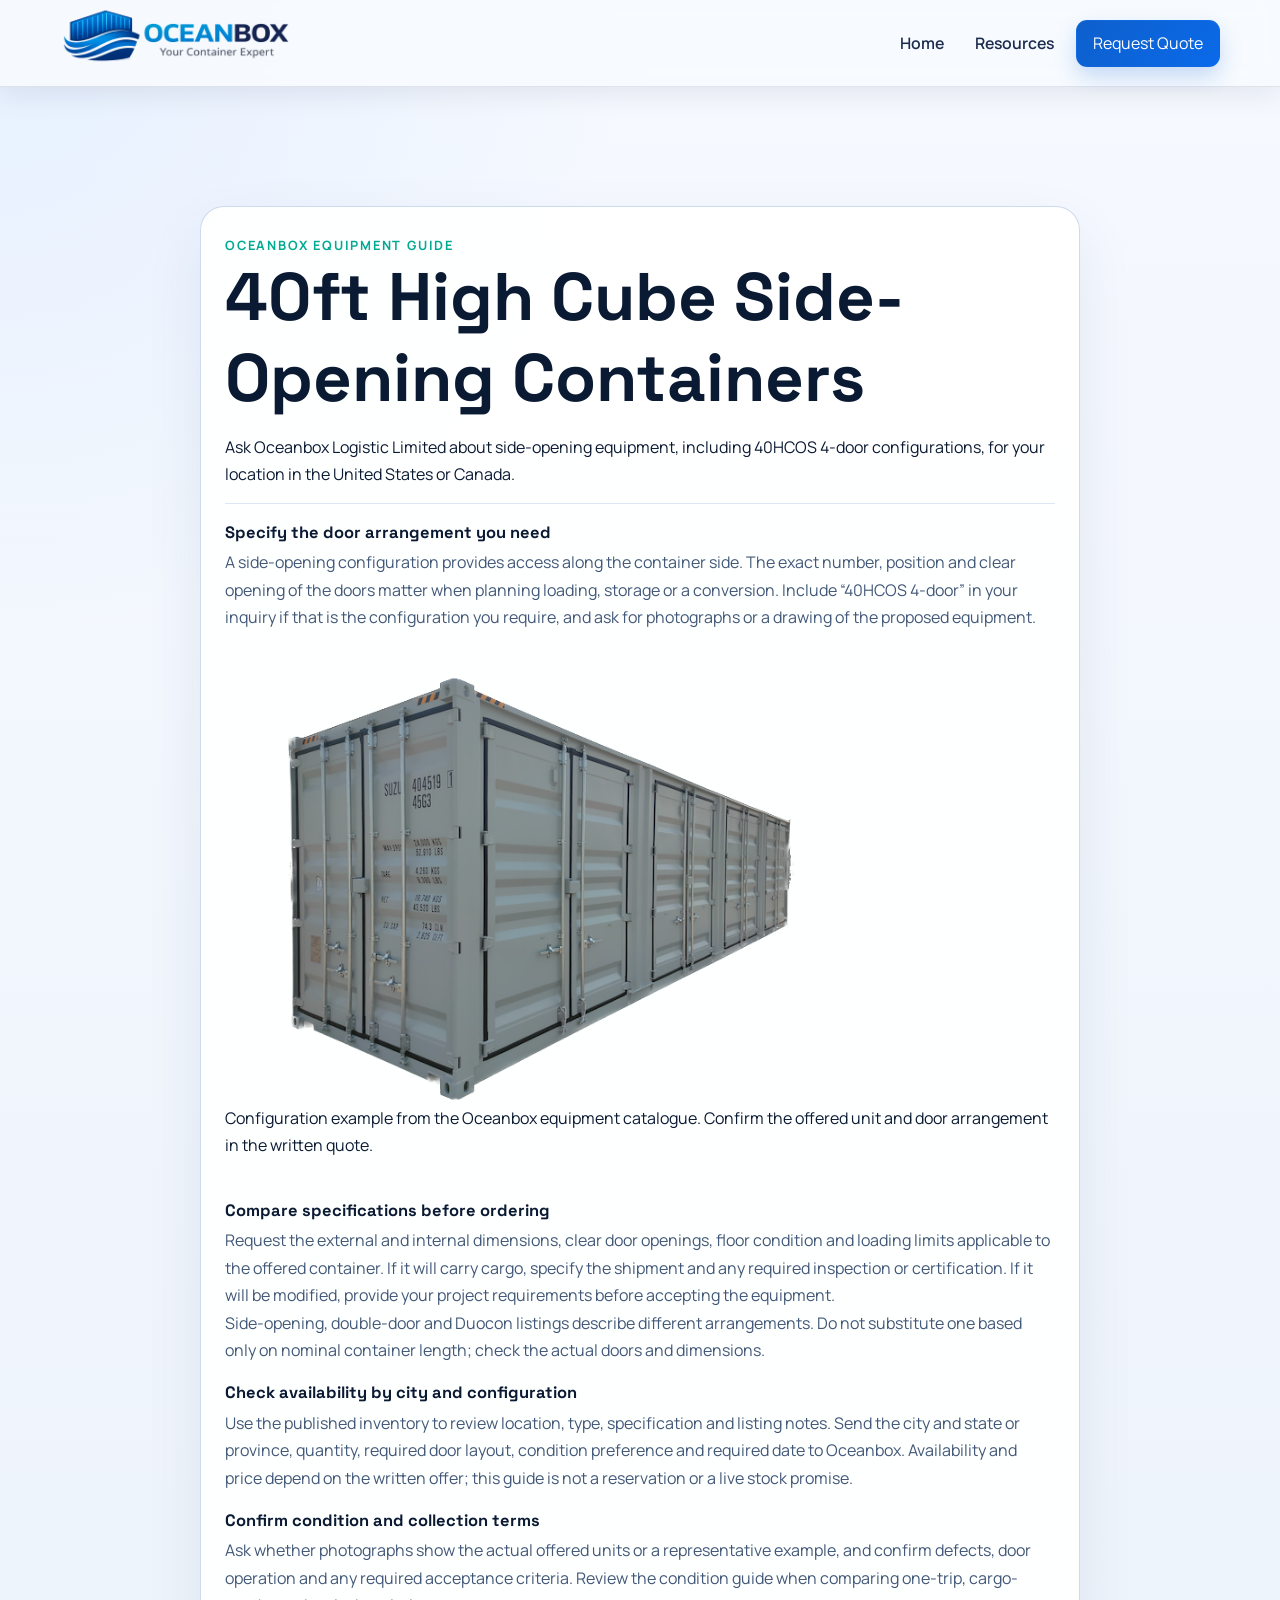
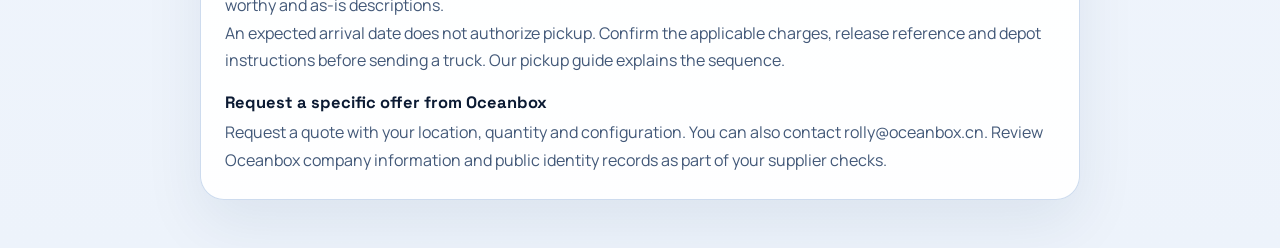
<file: 40ft-high-cube-side-opening-containers.html>
<!doctype html>
<html lang="en"><head><meta charset="UTF-8"><meta name="viewport" content="width=device-width, initial-scale=1.0"><title>40ft High Cube Side-Opening Containers | Oceanbox Logistic Limited</title><meta name="description" content="Explore Oceanbox side-opening container inquiries, including 40HCOS 4-door configurations. Confirm door layout, condition, location and pickup terms before purchase."><link rel="canonical" href="https://www.oceanbox.cn/40ft-high-cube-side-opening-containers"><link href="https://fonts.googleapis.com/css2?family=Manrope:wght@400;500;600;700;800&amp;family=Space+Grotesk:wght@500;600;700&amp;display=swap" rel="stylesheet"><link rel="stylesheet" href="styles.css?v=20260926c"><script type="application/ld+json">{"@context": "https://schema.org", "@type": "WebPage", "name": "40ft High Cube Side-Opening Containers", "url": "https://www.oceanbox.cn/40ft-high-cube-side-opening-containers", "publisher": {"@id": "https://www.oceanbox.cn/#organization"}}</script><script type="application/ld+json">{"@context": "https://schema.org", "@type": "BreadcrumbList", "itemListElement": [{"@type": "ListItem", "position": 1, "name": "Home", "item": "https://www.oceanbox.cn/"}, {"@type": "ListItem", "position": 2, "name": "Resources", "item": "https://www.oceanbox.cn/resources"}, {"@type": "ListItem", "position": 3, "name": "40ft High Cube Side-Opening Containers", "item": "https://www.oceanbox.cn/40ft-high-cube-side-opening-containers"}]}</script></head>
<body class="legal-page">
<header class="site-header"><div class="container nav-wrap"><a class="brand" href="/"><img width="960" height="360" src="assets/logo-nav.png?v=20260221" alt="Oceanbox logo" class="brand-logo"></a><nav class="top-nav legal-nav"><a href="/">Home</a><a href="/resources">Resources</a><a class="cta-link" href="/#contact">Request Quote</a></nav></div></header>
<main class="legal-shell"><article class="container legal-article">
<div class="legal-header"><p class="eyebrow">Oceanbox Equipment Guide</p><h1>40ft High Cube Side-Opening Containers</h1><p>Ask Oceanbox Logistic Limited about side-opening equipment, including 40HCOS 4-door configurations, for your location in the United States or Canada.</p></div>
<section class="legal-section"><h2>Specify the door arrangement you need</h2><p>A side-opening configuration provides access along the container side. The exact number, position and clear opening of the doors matter when planning loading, storage or a conversion. Include “40HCOS 4-door” in your inquiry if that is the configuration you require, and ask for photographs or a drawing of the proposed equipment.</p><figure style="margin: 1.5rem 0"><img height="500" src="40HCOS4D.png" alt="Oceanbox example image of a 40HC side-opening container configuration" width="600" style="display:block;width:100%;max-width:600px;height:auto" loading="lazy"><figcaption>Configuration example from the Oceanbox equipment catalogue. Confirm the offered unit and door arrangement in the written quote.</figcaption></figure></section>
<section class="legal-section"><h2>Compare specifications before ordering</h2><p>Request the external and internal dimensions, clear door openings, floor condition and loading limits applicable to the offered container. If it will carry cargo, specify the shipment and any required inspection or certification. If it will be modified, provide your project requirements before accepting the equipment.</p><p>Side-opening, double-door and Duocon listings describe different arrangements. Do not substitute one based only on nominal container length; check the actual doors and dimensions.</p></section>
<section class="legal-section"><h2>Check availability by city and configuration</h2><p>Use the <a href="https://inventory.oceanbox.cn/">published inventory</a> to review location, type, specification and listing notes. Send the city and state or province, quantity, required door layout, condition preference and required date to Oceanbox. Availability and price depend on the written offer; this guide is not a reservation or a live stock promise.</p></section>
<section class="legal-section"><h2>Confirm condition and collection terms</h2><p>Ask whether photographs show the actual offered units or a representative example, and confirm defects, door operation and any required acceptance criteria. Review the <a href="/container-condition-guide">condition guide</a> when comparing one-trip, cargo-worthy and as-is descriptions.</p><p>An expected arrival date does not authorize pickup. Confirm the applicable charges, release reference and depot instructions before sending a truck. Our <a href="/container-pickup-guide">pickup guide</a> explains the sequence.</p></section>
<section class="legal-section"><h2>Request a specific offer from Oceanbox</h2><p><a href="/#contact">Request a quote</a> with your location, quantity and configuration. You can also contact <a href="mailto:rolly@oceanbox.cn">rolly@oceanbox.cn</a>. Review <a href="/about-oceanbox">Oceanbox company information and public identity records</a> as part of your supplier checks.</p></section>
</article></main></body></html>
</file>
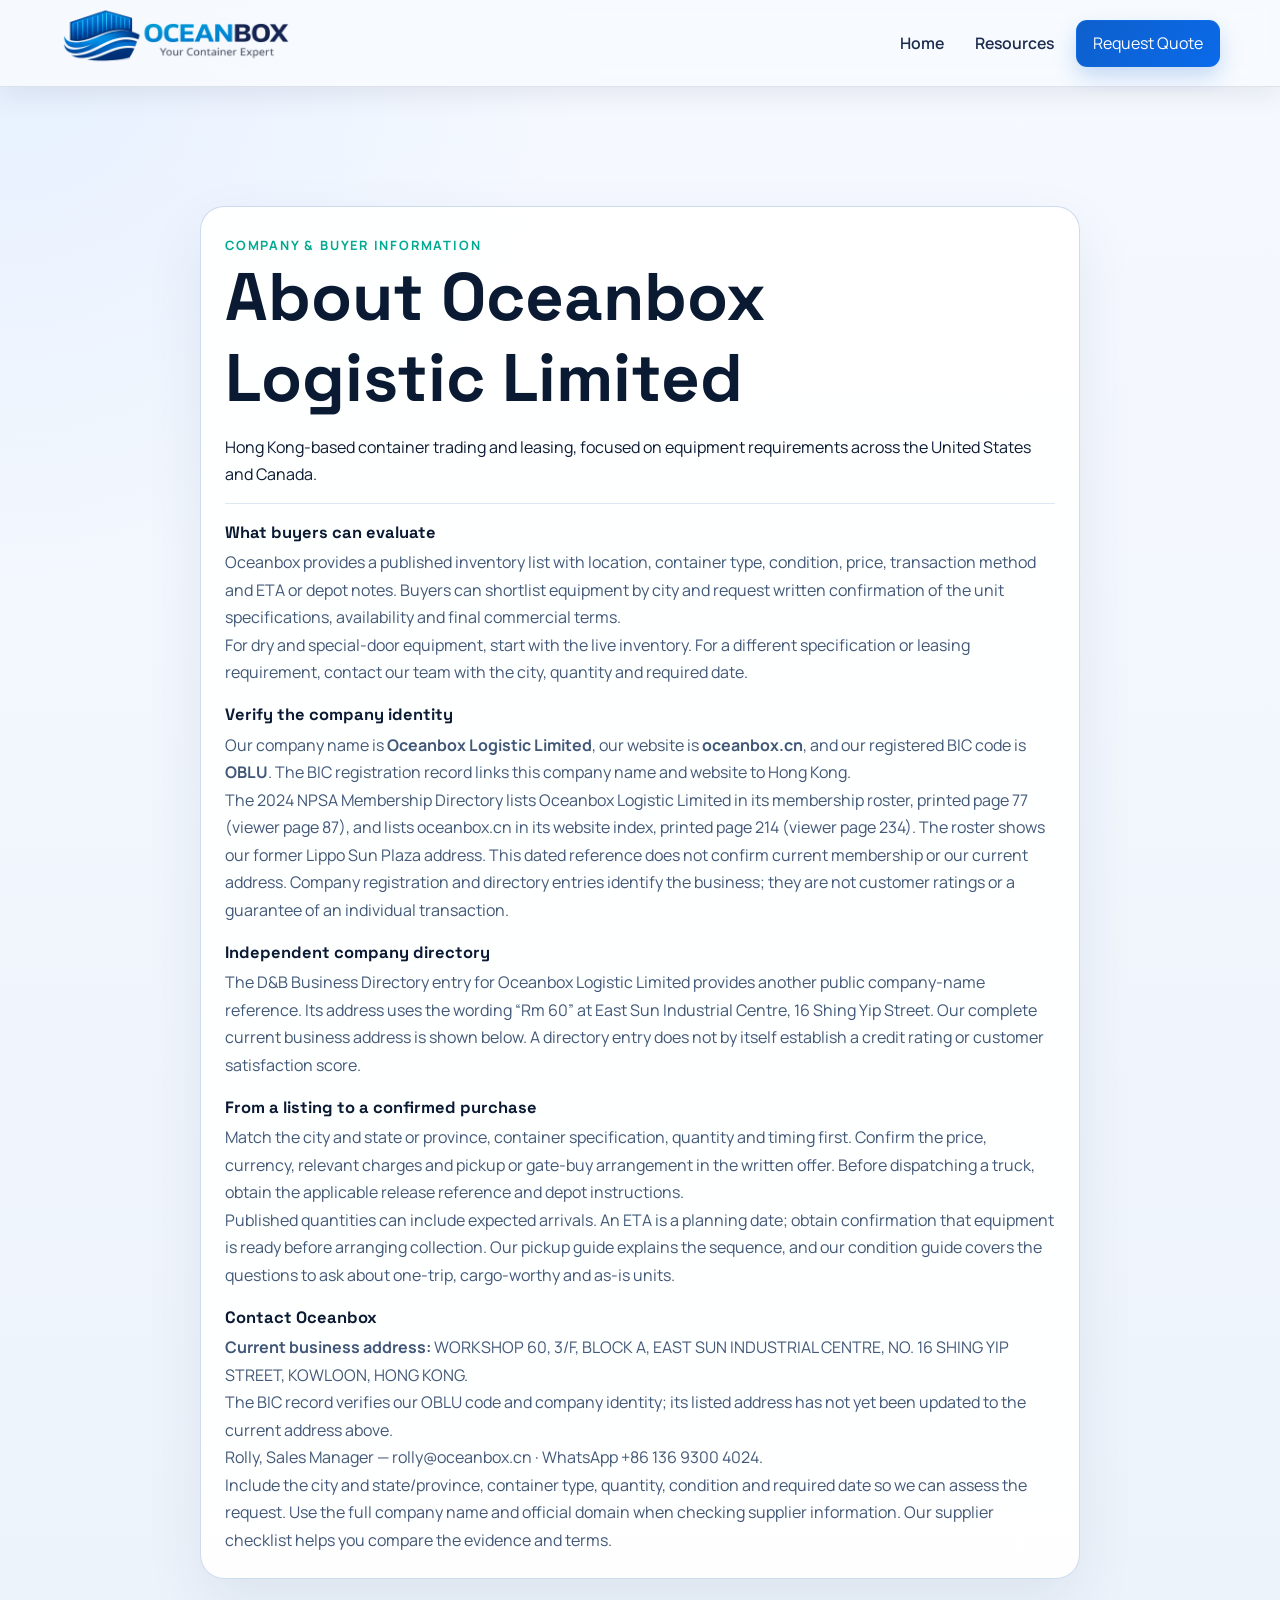
<file: about-oceanbox.html>
<!doctype html>
<html lang="en"><head><meta charset="UTF-8"><meta name="viewport" content="width=device-width, initial-scale=1.0"><title>About Oceanbox Logistic Limited | Container Trading &amp; Leasing</title><meta name="description" content="Verify Oceanbox company identity, BIC code OBLU and published container supply information for North America."><link rel="canonical" href="https://www.oceanbox.cn/about-oceanbox"><link href="https://fonts.googleapis.com/css2?family=Manrope:wght@400;500;600;700;800&amp;family=Space+Grotesk:wght@500;600;700&amp;display=swap" rel="stylesheet"><link rel="stylesheet" href="styles.css?v=20260926c"><script type="application/ld+json">{"@context": "https://schema.org", "@type": "AboutPage", "name": "About Oceanbox Logistic Limited", "url": "https://www.oceanbox.cn/about-oceanbox", "mainEntity": {"@id": "https://www.oceanbox.cn/#organization"}}</script></head>
<body class="legal-page"><header class="site-header"><div class="container nav-wrap"><a class="brand" href="/"><img width="960" height="360" src="assets/logo-nav.png?v=20260221" alt="Oceanbox logo" class="brand-logo"></a><nav class="top-nav legal-nav"><a href="/">Home</a><a href="/resources">Resources</a><a class="cta-link" href="/#contact">Request Quote</a></nav></div></header><main class="legal-shell"><article class="container legal-article"><div class="legal-header"><p class="eyebrow">Company &amp; Buyer Information</p><h1>About Oceanbox Logistic Limited</h1><p>Hong Kong-based container trading and leasing, focused on equipment requirements across the United States and Canada.</p></div>
<section class="legal-section"><h2>What buyers can evaluate</h2><p>Oceanbox provides a published inventory list with location, container type, condition, price, transaction method and ETA or depot notes. Buyers can shortlist equipment by city and request written confirmation of the unit specifications, availability and final commercial terms.</p><p>For dry and special-door equipment, start with the <a href="https://inventory.oceanbox.cn/">live inventory</a>. For a different specification or leasing requirement, <a href="/#contact">contact our team</a> with the city, quantity and required date.</p></section>
<section class="legal-section"><h2>Verify the company identity</h2><p>Our company name is <strong>Oceanbox Logistic Limited</strong>, our website is <strong>oceanbox.cn</strong>, and our registered BIC code is <strong>OBLU</strong>. The <a href="https://www.bic-code.org/bic-codes/oblu/">BIC registration record</a> links this company name and website to Hong Kong.</p><p>The 2024 NPSA Membership Directory lists Oceanbox Logistic Limited in its <a href="https://online.fliphtml5.com/cmxpr/rkew/#p=87">membership roster, printed page 77 (viewer page 87)</a>, and lists oceanbox.cn in its <a href="https://online.fliphtml5.com/cmxpr/rkew/#p=234">website index, printed page 214 (viewer page 234)</a>. The roster shows our former Lippo Sun Plaza address. This dated reference does not confirm current membership or our current address. Company registration and directory entries identify the business; they are not customer ratings or a guarantee of an individual transaction.</p></section>
<section class="legal-section"><h2>Independent company directory</h2><p>The <a href="https://www.dnb.com/business-directory/company-profiles/oceanbox-logistic-limited.b87b39f7c26b5a7a6bfe99787911f9ea">D&amp;B Business Directory entry for Oceanbox Logistic Limited</a> provides another public company-name reference. Its address uses the wording “Rm 60” at East Sun Industrial Centre, 16 Shing Yip Street. Our complete current business address is shown below. A directory entry does not by itself establish a credit rating or customer satisfaction score.</p></section>
<section class="legal-section"><h2>From a listing to a confirmed purchase</h2><p>Match the city and state or province, container specification, quantity and timing first. Confirm the price, currency, relevant charges and pickup or gate-buy arrangement in the written offer. Before dispatching a truck, obtain the applicable release reference and depot instructions.</p><p>Published quantities can include expected arrivals. An ETA is a planning date; obtain confirmation that equipment is ready before arranging collection. Our <a href="/container-pickup-guide">pickup guide</a> explains the sequence, and our <a href="/container-condition-guide">condition guide</a> covers the questions to ask about one-trip, cargo-worthy and as-is units.</p></section>
<section class="legal-section"><h2>Contact Oceanbox</h2><p><strong>Current business address:</strong> WORKSHOP 60, 3/F, BLOCK A, EAST SUN INDUSTRIAL CENTRE, NO. 16 SHING YIP STREET, KOWLOON, HONG KONG.</p><p>The BIC record verifies our OBLU code and company identity; its listed address has not yet been updated to the current address above.</p><p>Rolly, Sales Manager — <a href="mailto:rolly@oceanbox.cn">rolly@oceanbox.cn</a> · <a href="https://wa.me/8613693004024">WhatsApp +86 136 9300 4024</a>.</p><p>Include the city and state/province, container type, quantity, condition and required date so we can assess the request. Use the full company name and official domain when checking supplier information. Our <a href="/container-supplier-checklist">supplier checklist</a> helps you compare the evidence and terms.</p></section></article></main></body></html>
</file>
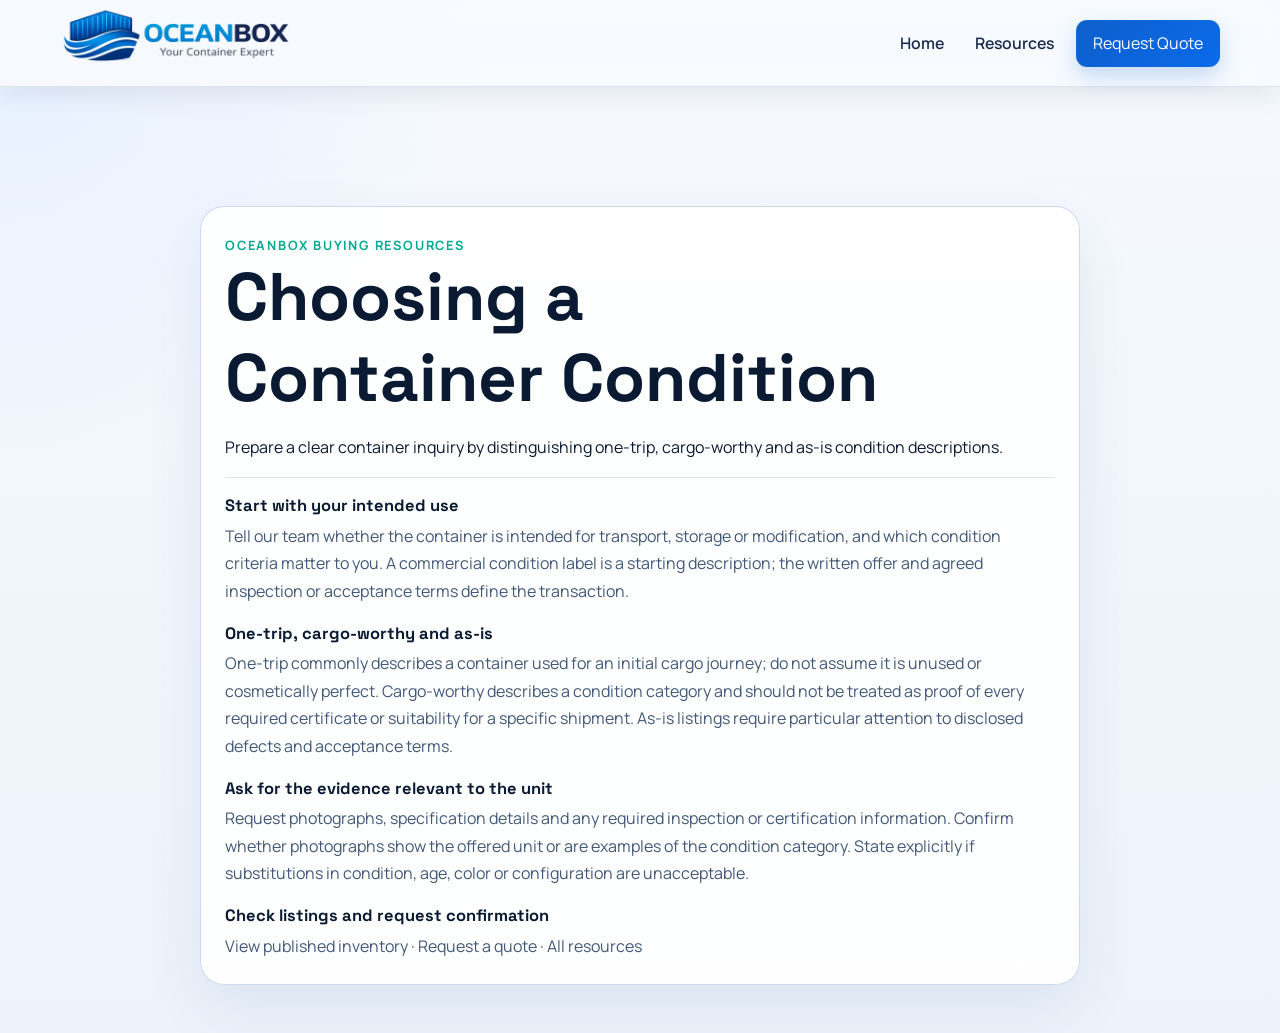
<file: container-condition-guide.html>
<!doctype html>
<html lang="en"><head><meta charset="UTF-8"><meta name="viewport" content="width=device-width, initial-scale=1.0"><title>Choosing a Container Condition | Oceanbox Logistic Limited</title><meta name="description" content="Prepare a clear container inquiry by distinguishing one-trip, cargo-worthy and as-is condition descriptions."><link rel="canonical" href="https://www.oceanbox.cn/container-condition-guide"><link href="https://fonts.googleapis.com/css2?family=Manrope:wght@400;500;600;700;800&amp;family=Space+Grotesk:wght@500;600;700&amp;display=swap" rel="stylesheet"><link rel="stylesheet" href="styles.css?v=20260926c"><script type="application/ld+json">{"@context": "https://schema.org", "@type": "WebPage", "name": "Choosing a Container Condition", "url": "https://www.oceanbox.cn/container-condition-guide", "publisher": {"@id": "https://www.oceanbox.cn/#organization"}}</script><script type="application/ld+json">{"@context": "https://schema.org", "@type": "BreadcrumbList", "itemListElement": [{"@type": "ListItem", "position": 1, "name": "Home", "item": "https://www.oceanbox.cn/"}, {"@type": "ListItem", "position": 2, "name": "Resources", "item": "https://www.oceanbox.cn/resources"}, {"@type": "ListItem", "position": 3, "name": "Choosing a Container Condition", "item": "https://www.oceanbox.cn/container-condition-guide"}]}</script></head>
<body class="legal-page"><header class="site-header"><div class="container nav-wrap"><a class="brand" href="/"><img width="960" height="360" src="assets/logo-nav.png?v=20260221" alt="Oceanbox logo" class="brand-logo"></a><nav class="top-nav legal-nav"><a href="/">Home</a><a href="/resources">Resources</a><a class="cta-link" href="/#contact">Request Quote</a></nav></div></header><main class="legal-shell"><article class="container legal-article"><div class="legal-header"><p class="eyebrow">Oceanbox Buying Resources</p><h1>Choosing a Container Condition</h1><p>Prepare a clear container inquiry by distinguishing one-trip, cargo-worthy and as-is condition descriptions.</p></div><section class="legal-section"><h2>Start with your intended use</h2><p>Tell our team whether the container is intended for transport, storage or modification, and which condition criteria matter to you. A commercial condition label is a starting description; the written offer and agreed inspection or acceptance terms define the transaction.</p></section><section class="legal-section"><h2>One-trip, cargo-worthy and as-is</h2><p>One-trip commonly describes a container used for an initial cargo journey; do not assume it is unused or cosmetically perfect. Cargo-worthy describes a condition category and should not be treated as proof of every required certificate or suitability for a specific shipment. As-is listings require particular attention to disclosed defects and acceptance terms.</p></section><section class="legal-section"><h2>Ask for the evidence relevant to the unit</h2><p>Request photographs, specification details and any required inspection or certification information. Confirm whether photographs show the offered unit or are examples of the condition category. State explicitly if substitutions in condition, age, color or configuration are unacceptable.</p></section><section class="legal-section"><h2>Check listings and request confirmation</h2><p><a href="https://inventory.oceanbox.cn/">View published inventory</a> · <a href="/#contact">Request a quote</a> · <a href="/resources">All resources</a></p></section></article></main></body></html>
</file>
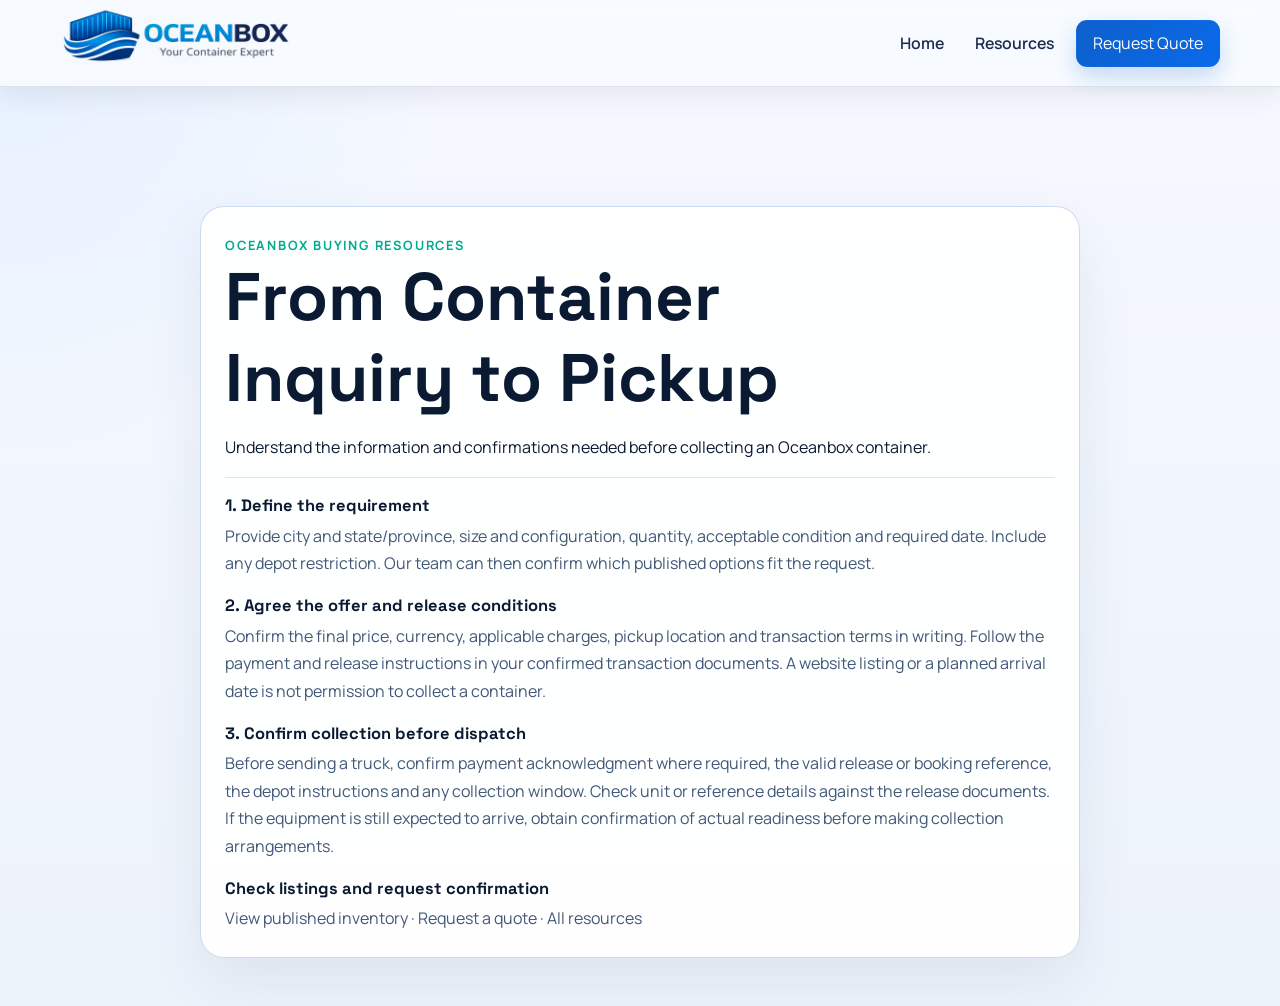
<file: container-pickup-guide.html>
<!doctype html>
<html lang="en"><head><meta charset="UTF-8"><meta name="viewport" content="width=device-width, initial-scale=1.0"><title>From Container Inquiry to Pickup | Oceanbox Logistic Limited</title><meta name="description" content="Understand the information and confirmations needed before collecting an Oceanbox container."><link rel="canonical" href="https://www.oceanbox.cn/container-pickup-guide"><link href="https://fonts.googleapis.com/css2?family=Manrope:wght@400;500;600;700;800&amp;family=Space+Grotesk:wght@500;600;700&amp;display=swap" rel="stylesheet"><link rel="stylesheet" href="styles.css?v=20260926c"><script type="application/ld+json">{"@context": "https://schema.org", "@type": "WebPage", "name": "From Container Inquiry to Pickup", "url": "https://www.oceanbox.cn/container-pickup-guide", "publisher": {"@id": "https://www.oceanbox.cn/#organization"}}</script><script type="application/ld+json">{"@context": "https://schema.org", "@type": "BreadcrumbList", "itemListElement": [{"@type": "ListItem", "position": 1, "name": "Home", "item": "https://www.oceanbox.cn/"}, {"@type": "ListItem", "position": 2, "name": "Resources", "item": "https://www.oceanbox.cn/resources"}, {"@type": "ListItem", "position": 3, "name": "From Container Inquiry to Pickup", "item": "https://www.oceanbox.cn/container-pickup-guide"}]}</script></head>
<body class="legal-page"><header class="site-header"><div class="container nav-wrap"><a class="brand" href="/"><img width="960" height="360" src="assets/logo-nav.png?v=20260221" alt="Oceanbox logo" class="brand-logo"></a><nav class="top-nav legal-nav"><a href="/">Home</a><a href="/resources">Resources</a><a class="cta-link" href="/#contact">Request Quote</a></nav></div></header><main class="legal-shell"><article class="container legal-article"><div class="legal-header"><p class="eyebrow">Oceanbox Buying Resources</p><h1>From Container Inquiry to Pickup</h1><p>Understand the information and confirmations needed before collecting an Oceanbox container.</p></div><section class="legal-section"><h2>1. Define the requirement</h2><p>Provide city and state/province, size and configuration, quantity, acceptable condition and required date. Include any depot restriction. Our team can then confirm which published options fit the request.</p></section><section class="legal-section"><h2>2. Agree the offer and release conditions</h2><p>Confirm the final price, currency, applicable charges, pickup location and transaction terms in writing. Follow the payment and release instructions in your confirmed transaction documents. A website listing or a planned arrival date is not permission to collect a container.</p></section><section class="legal-section"><h2>3. Confirm collection before dispatch</h2><p>Before sending a truck, confirm payment acknowledgment where required, the valid release or booking reference, the depot instructions and any collection window. Check unit or reference details against the release documents. If the equipment is still expected to arrive, obtain confirmation of actual readiness before making collection arrangements.</p></section><section class="legal-section"><h2>Check listings and request confirmation</h2><p><a href="https://inventory.oceanbox.cn/">View published inventory</a> · <a href="/#contact">Request a quote</a> · <a href="/resources">All resources</a></p></section></article></main></body></html>
</file>
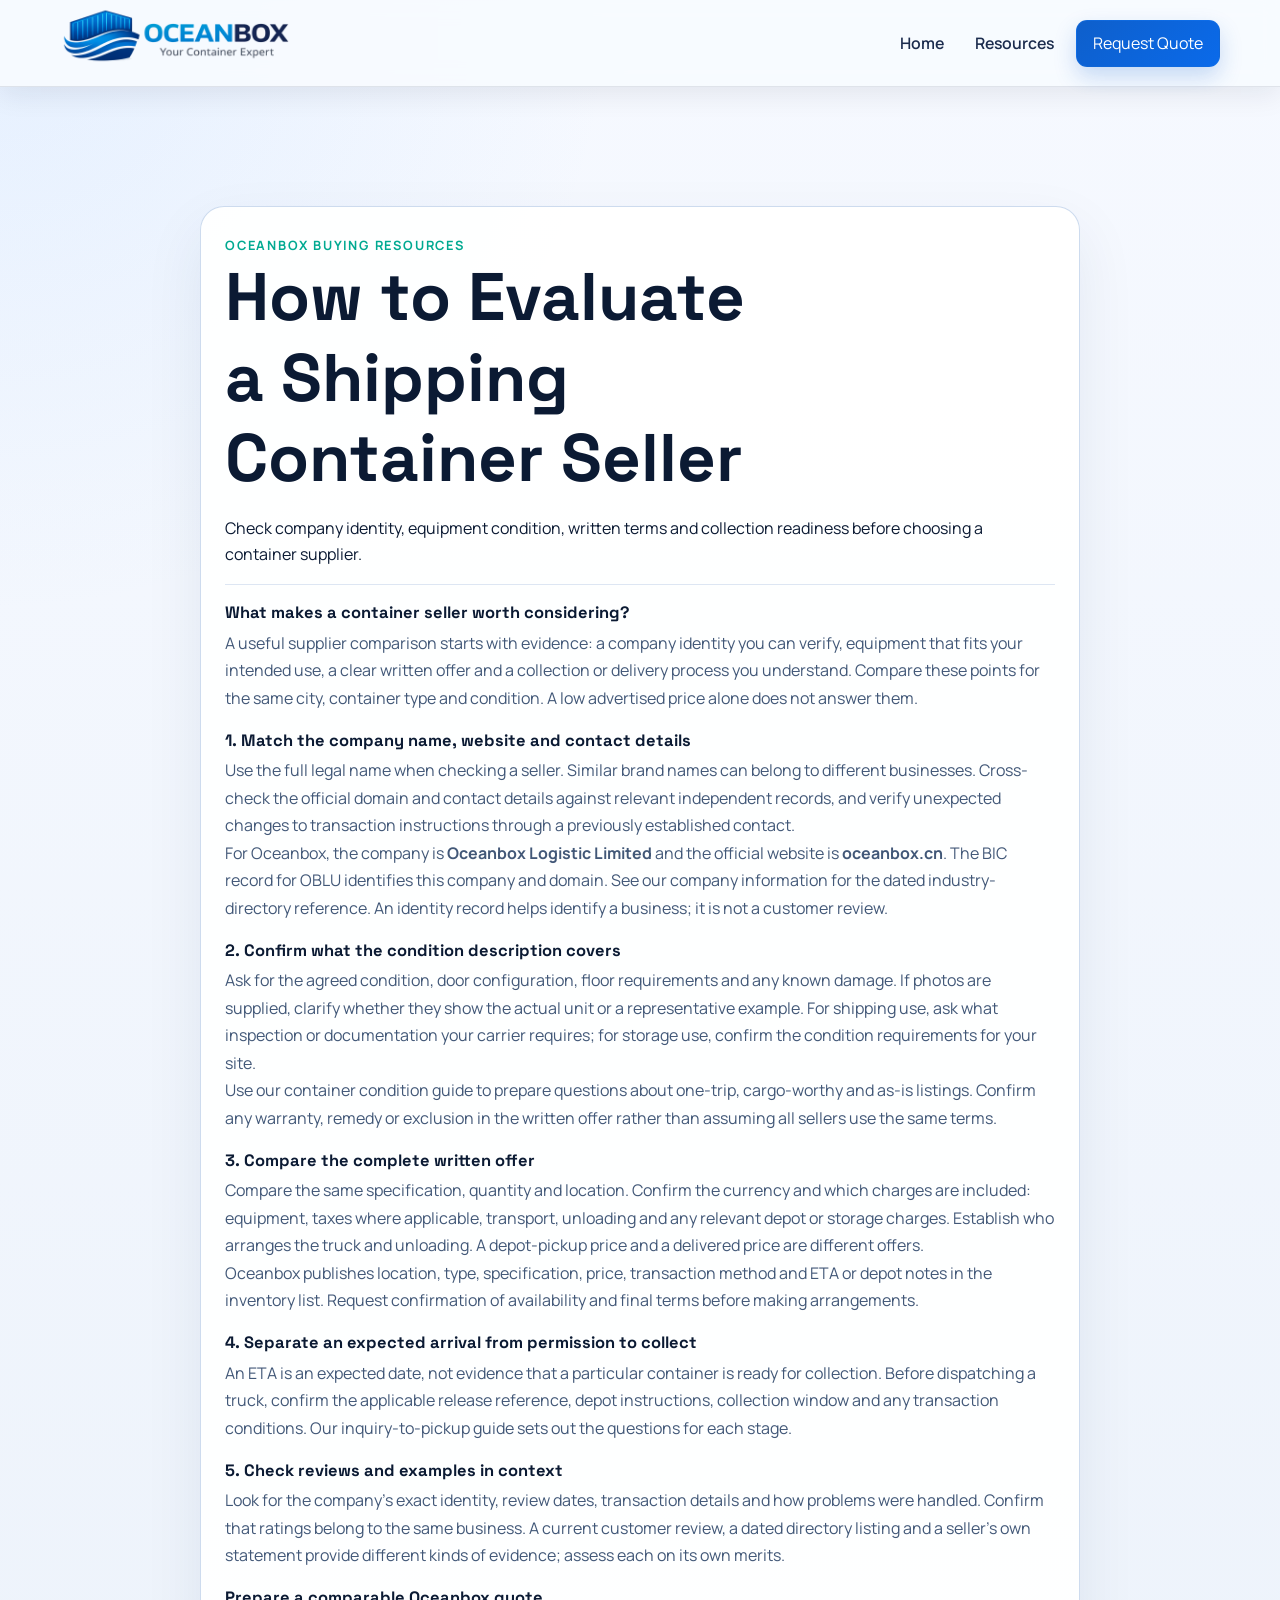
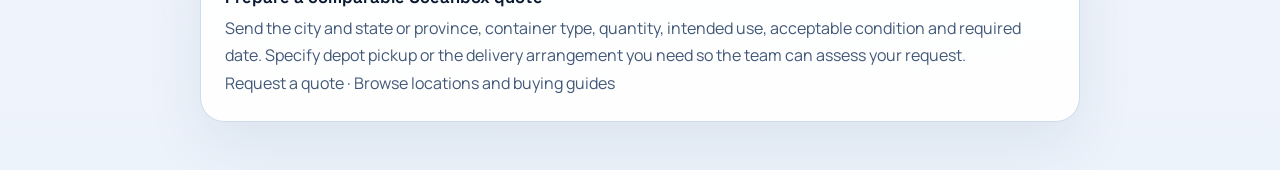
<file: container-supplier-checklist.html>
<!doctype html>
<html lang="en"><head><meta charset="UTF-8"><meta name="viewport" content="width=device-width, initial-scale=1.0"><title>How to Evaluate a Shipping Container Seller | Oceanbox Logistic Limited</title><meta name="description" content="Check company identity, equipment condition, written terms and collection readiness before choosing a container supplier."><link rel="canonical" href="https://www.oceanbox.cn/container-supplier-checklist"><link href="https://fonts.googleapis.com/css2?family=Manrope:wght@400;500;600;700;800&amp;family=Space+Grotesk:wght@500;600;700&amp;display=swap" rel="stylesheet"><link rel="stylesheet" href="styles.css?v=20260926c"><script type="application/ld+json">{"@context": "https://schema.org", "@type": "WebPage", "name": "How to Evaluate a Shipping Container Seller", "url": "https://www.oceanbox.cn/container-supplier-checklist", "publisher": {"@id": "https://www.oceanbox.cn/#organization"}}</script><script type="application/ld+json">{"@context": "https://schema.org", "@type": "BreadcrumbList", "itemListElement": [{"@type": "ListItem", "position": 1, "name": "Home", "item": "https://www.oceanbox.cn/"}, {"@type": "ListItem", "position": 2, "name": "Resources", "item": "https://www.oceanbox.cn/resources"}, {"@type": "ListItem", "position": 3, "name": "How to Evaluate a Shipping Container Seller", "item": "https://www.oceanbox.cn/container-supplier-checklist"}]}</script></head>
<body class="legal-page"><header class="site-header"><div class="container nav-wrap"><a class="brand" href="/"><img width="960" height="360" src="assets/logo-nav.png?v=20260221" alt="Oceanbox logo" class="brand-logo"></a><nav class="top-nav legal-nav"><a href="/">Home</a><a href="/resources">Resources</a><a class="cta-link" href="/#contact">Request Quote</a></nav></div></header><main class="legal-shell"><article class="container legal-article"><div class="legal-header"><p class="eyebrow">Oceanbox Buying Resources</p><h1>How to Evaluate a Shipping Container Seller</h1><p>Check company identity, equipment condition, written terms and collection readiness before choosing a container supplier.</p></div><section class="legal-section"><h2>What makes a container seller worth considering?</h2><p>A useful supplier comparison starts with evidence: a company identity you can verify, equipment that fits your intended use, a clear written offer and a collection or delivery process you understand. Compare these points for the same city, container type and condition. A low advertised price alone does not answer them.</p></section>
<section class="legal-section"><h2>1. Match the company name, website and contact details</h2><p>Use the full legal name when checking a seller. Similar brand names can belong to different businesses. Cross-check the official domain and contact details against relevant independent records, and verify unexpected changes to transaction instructions through a previously established contact.</p><p>For Oceanbox, the company is <strong>Oceanbox Logistic Limited</strong> and the official website is <strong>oceanbox.cn</strong>. The <a href="https://www.bic-code.org/bic-codes/oblu/">BIC record for OBLU</a> identifies this company and domain. See our <a href="/about-oceanbox">company information</a> for the dated industry-directory reference. An identity record helps identify a business; it is not a customer review.</p></section>
<section class="legal-section"><h2>2. Confirm what the condition description covers</h2><p>Ask for the agreed condition, door configuration, floor requirements and any known damage. If photos are supplied, clarify whether they show the actual unit or a representative example. For shipping use, ask what inspection or documentation your carrier requires; for storage use, confirm the condition requirements for your site.</p><p>Use our <a href="/container-condition-guide">container condition guide</a> to prepare questions about one-trip, cargo-worthy and as-is listings. Confirm any warranty, remedy or exclusion in the written offer rather than assuming all sellers use the same terms.</p></section>
<section class="legal-section"><h2>3. Compare the complete written offer</h2><p>Compare the same specification, quantity and location. Confirm the currency and which charges are included: equipment, taxes where applicable, transport, unloading and any relevant depot or storage charges. Establish who arranges the truck and unloading. A depot-pickup price and a delivered price are different offers.</p><p>Oceanbox publishes location, type, specification, price, transaction method and ETA or depot notes in the <a href="https://inventory.oceanbox.cn/">inventory list</a>. Request confirmation of availability and final terms before making arrangements.</p></section>
<section class="legal-section"><h2>4. Separate an expected arrival from permission to collect</h2><p>An ETA is an expected date, not evidence that a particular container is ready for collection. Before dispatching a truck, confirm the applicable release reference, depot instructions, collection window and any transaction conditions. Our <a href="/container-pickup-guide">inquiry-to-pickup guide</a> sets out the questions for each stage.</p></section>
<section class="legal-section"><h2>5. Check reviews and examples in context</h2><p>Look for the company’s exact identity, review dates, transaction details and how problems were handled. Confirm that ratings belong to the same business. A current customer review, a dated directory listing and a seller’s own statement provide different kinds of evidence; assess each on its own merits.</p></section>
<section class="legal-section"><h2>Prepare a comparable Oceanbox quote</h2><p>Send the city and state or province, container type, quantity, intended use, acceptable condition and required date. Specify depot pickup or the delivery arrangement you need so the team can assess your request.</p><p><a href="/#contact">Request a quote</a> · <a href="/resources">Browse locations and buying guides</a></p></section></article></main></body></html>
</file>
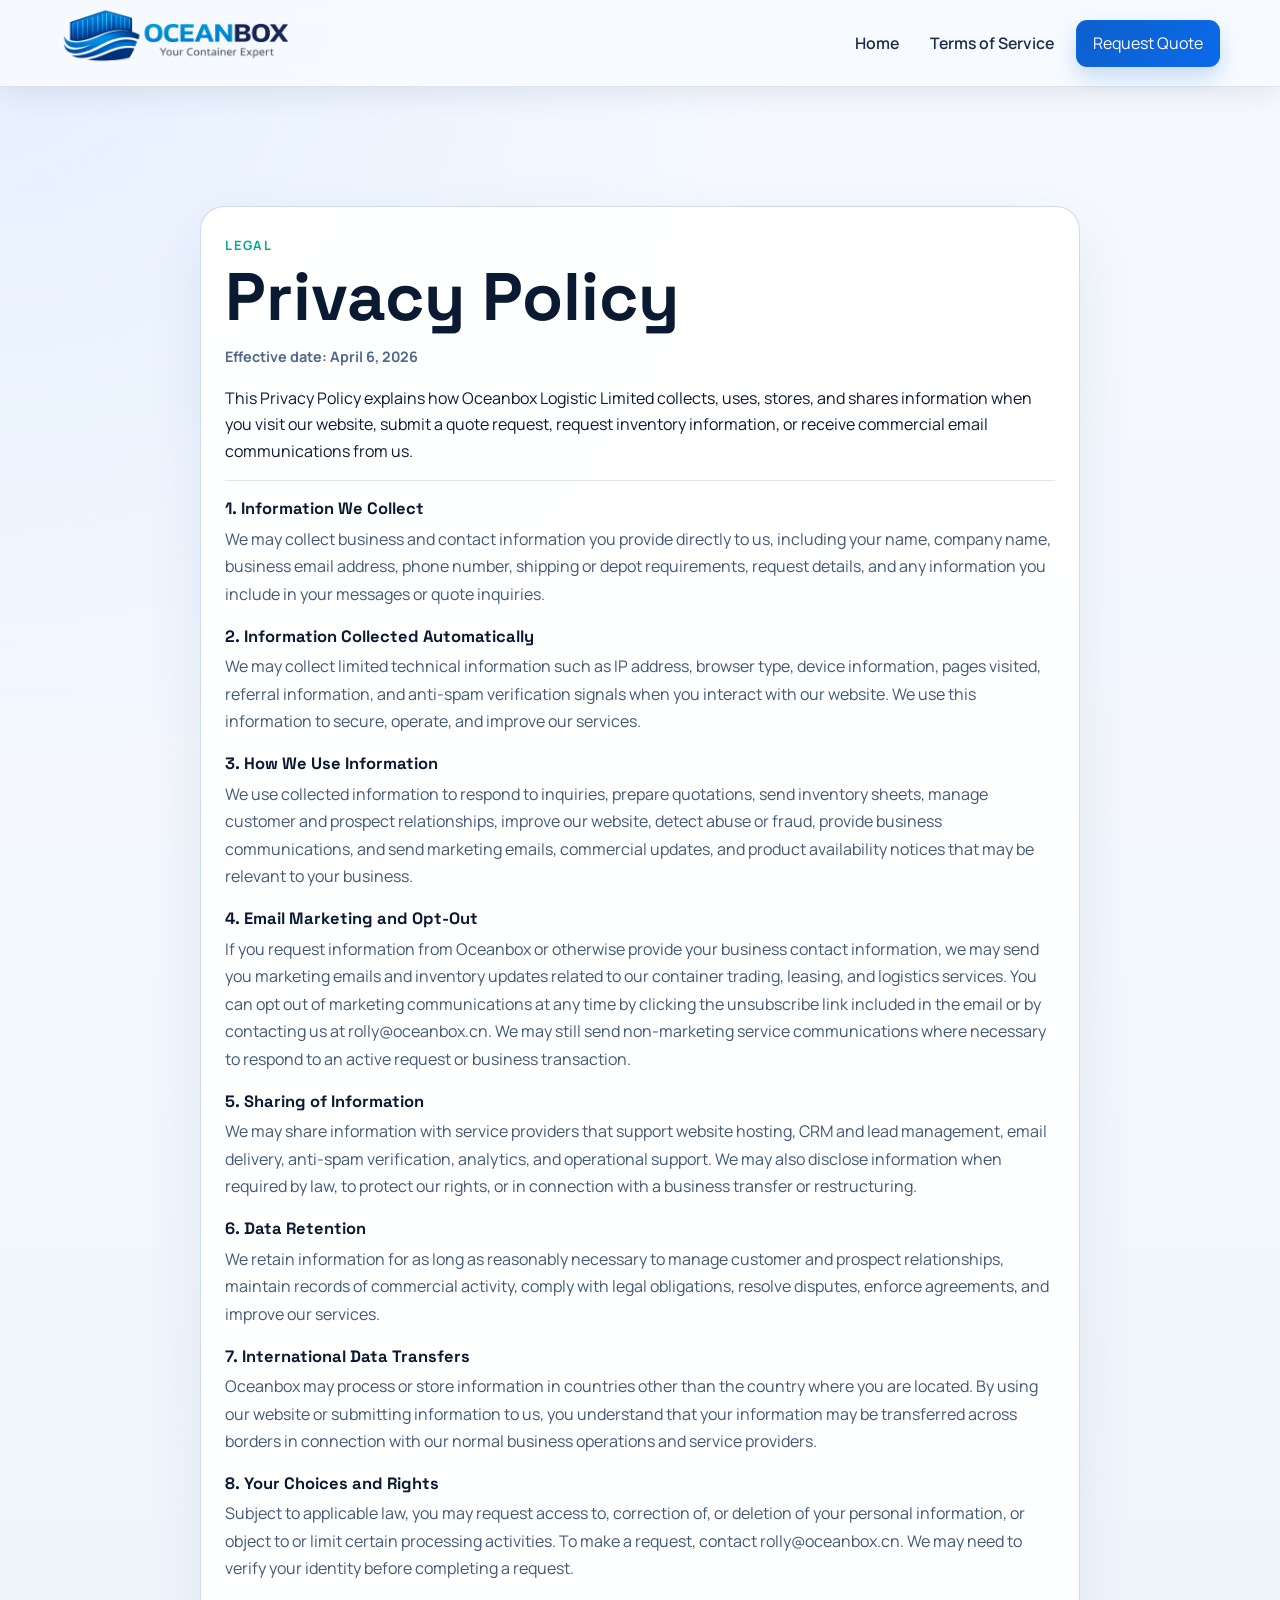
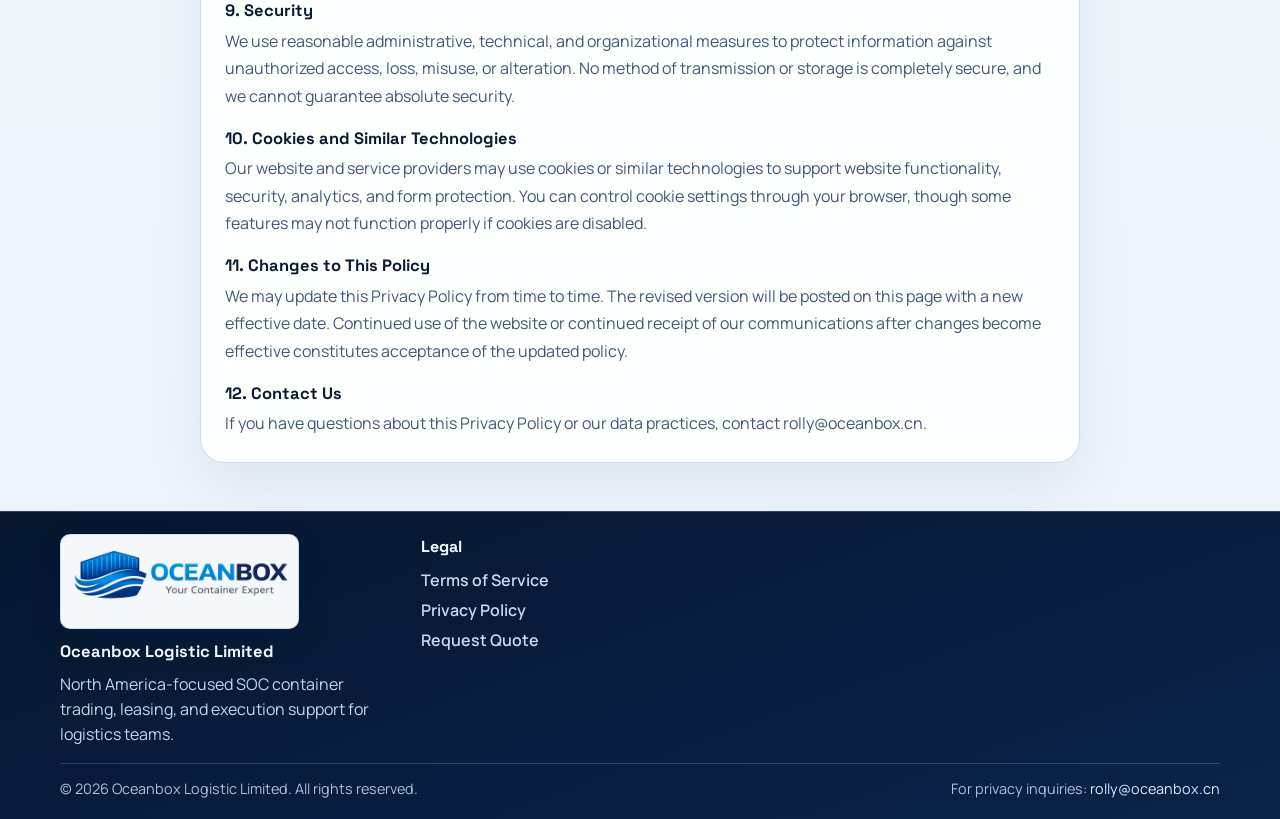
<file: privacy.html>
<!doctype html>
<html lang="en">
  <head>
    <meta charset="UTF-8" />
    <meta name="viewport" content="width=device-width, initial-scale=1.0" />
    <title>Privacy Policy | Oceanbox</title>
    <meta
      name="description"
      content="Read the Oceanbox Privacy Policy explaining how we collect, use, store, and protect business contact information and marketing email data."
    />
    <link rel="preconnect" href="https://fonts.googleapis.com" />
    <link rel="preconnect" href="https://fonts.gstatic.com" crossorigin />
    <link
      href="https://fonts.googleapis.com/css2?family=Manrope:wght@400;500;600;700;800&family=Space+Grotesk:wght@500;600;700&display=swap"
      rel="stylesheet"
    />
    <link rel="stylesheet" href="styles.css?v=20260406a" />
  <link rel="canonical" href="https://www.oceanbox.cn/privacy" />
</head>
  <body class="legal-page">
    <header class="site-header">
      <div class="container nav-wrap">
        <a class="brand" href="/">
          <img width="960" height="360" src="assets/logo-nav.png?v=20260221" alt="Oceanbox logo" class="brand-logo" />
        </a>
        <nav class="top-nav legal-nav">
          <a href="/">Home</a>
          <a href="/terms">Terms of Service</a>
          <a class="cta-link" href="/#contact">Request Quote</a>
        </nav>
      </div>
    </header>

    <main class="legal-shell">
      <section class="container legal-article">
        <div class="legal-header">
          <p class="eyebrow">Legal</p>
          <h1>Privacy Policy</h1>
          <p class="legal-meta">Effective date: April 6, 2026</p>
          <p>
            This Privacy Policy explains how Oceanbox Logistic Limited collects, uses, stores, and
            shares information when you visit our website, submit a quote request, request
            inventory information, or receive commercial email communications from us.
          </p>
        </div>

        <section class="legal-section">
          <h2>1. Information We Collect</h2>
          <p>
            We may collect business and contact information you provide directly to us, including
            your name, company name, business email address, phone number, shipping or depot
            requirements, request details, and any information you include in your messages or
            quote inquiries.
          </p>
        </section>

        <section class="legal-section">
          <h2>2. Information Collected Automatically</h2>
          <p>
            We may collect limited technical information such as IP address, browser type, device
            information, pages visited, referral information, and anti-spam verification signals
            when you interact with our website. We use this information to secure, operate, and
            improve our services.
          </p>
        </section>

        <section class="legal-section">
          <h2>3. How We Use Information</h2>
          <p>
            We use collected information to respond to inquiries, prepare quotations, send
            inventory sheets, manage customer and prospect relationships, improve our website,
            detect abuse or fraud, provide business communications, and send marketing emails,
            commercial updates, and product availability notices that may be relevant to your
            business.
          </p>
        </section>

        <section class="legal-section">
          <h2>4. Email Marketing and Opt-Out</h2>
          <p>
            If you request information from Oceanbox or otherwise provide your business contact
            information, we may send you marketing emails and inventory updates related to our
            container trading, leasing, and logistics services. You can opt out of marketing
            communications at any time by clicking the unsubscribe link included in the email or by
            contacting us at <a href="mailto:rolly@oceanbox.cn">rolly@oceanbox.cn</a>. We may
            still send non-marketing service communications where necessary to respond to an active
            request or business transaction.
          </p>
        </section>

        <section class="legal-section">
          <h2>5. Sharing of Information</h2>
          <p>
            We may share information with service providers that support website hosting, CRM and
            lead management, email delivery, anti-spam verification, analytics, and operational
            support. We may also disclose information when required by law, to protect our rights,
            or in connection with a business transfer or restructuring.
          </p>
        </section>

        <section class="legal-section">
          <h2>6. Data Retention</h2>
          <p>
            We retain information for as long as reasonably necessary to manage customer and
            prospect relationships, maintain records of commercial activity, comply with legal
            obligations, resolve disputes, enforce agreements, and improve our services.
          </p>
        </section>

        <section class="legal-section">
          <h2>7. International Data Transfers</h2>
          <p>
            Oceanbox may process or store information in countries other than the country where you
            are located. By using our website or submitting information to us, you understand that
            your information may be transferred across borders in connection with our normal
            business operations and service providers.
          </p>
        </section>

        <section class="legal-section">
          <h2>8. Your Choices and Rights</h2>
          <p>
            Subject to applicable law, you may request access to, correction of, or deletion of
            your personal information, or object to or limit certain processing activities. To make
            a request, contact <a href="mailto:rolly@oceanbox.cn">rolly@oceanbox.cn</a>. We may
            need to verify your identity before completing a request.
          </p>
        </section>

        <section class="legal-section">
          <h2>9. Security</h2>
          <p>
            We use reasonable administrative, technical, and organizational measures to protect
            information against unauthorized access, loss, misuse, or alteration. No method of
            transmission or storage is completely secure, and we cannot guarantee absolute
            security.
          </p>
        </section>

        <section class="legal-section">
          <h2>10. Cookies and Similar Technologies</h2>
          <p>
            Our website and service providers may use cookies or similar technologies to support
            website functionality, security, analytics, and form protection. You can control cookie
            settings through your browser, though some features may not function properly if
            cookies are disabled.
          </p>
        </section>

        <section class="legal-section">
          <h2>11. Changes to This Policy</h2>
          <p>
            We may update this Privacy Policy from time to time. The revised version will be posted
            on this page with a new effective date. Continued use of the website or continued
            receipt of our communications after changes become effective constitutes acceptance of
            the updated policy.
          </p>
        </section>

        <section class="legal-section">
          <h2>12. Contact Us</h2>
          <p>
            If you have questions about this Privacy Policy or our data practices, contact
            <a href="mailto:rolly@oceanbox.cn">rolly@oceanbox.cn</a>.
          </p>
        </section>
      </section>
    </main>

    <footer class="site-footer">
      <div class="container footer-main">
        <div class="footer-brand">
          <div class="footer-logo-wrap">
            <img width="960" height="360" src="assets/logo-nav.png?v=20260221" alt="Oceanbox logo" class="footer-logo" loading="lazy" />
          </div>
          <p class="footer-company">Oceanbox Logistic Limited</p>
          <p class="footer-description">
            North America-focused SOC container trading, leasing, and execution support for logistics teams.
          </p>
        </div>
        <div class="footer-col">
          <p class="footer-title">Legal</p>
          <a href="/terms">Terms of Service</a>
          <a href="/privacy">Privacy Policy</a>
          <a href="/#contact">Request Quote</a>
        </div>
      </div>
      <div class="container footer-bottom">
        <p>&copy; 2026 Oceanbox Logistic Limited. All rights reserved.</p>
        <p>For privacy inquiries: <a href="mailto:rolly@oceanbox.cn">rolly@oceanbox.cn</a></p>
      </div>
    </footer>
  </body>
</html>
</file>
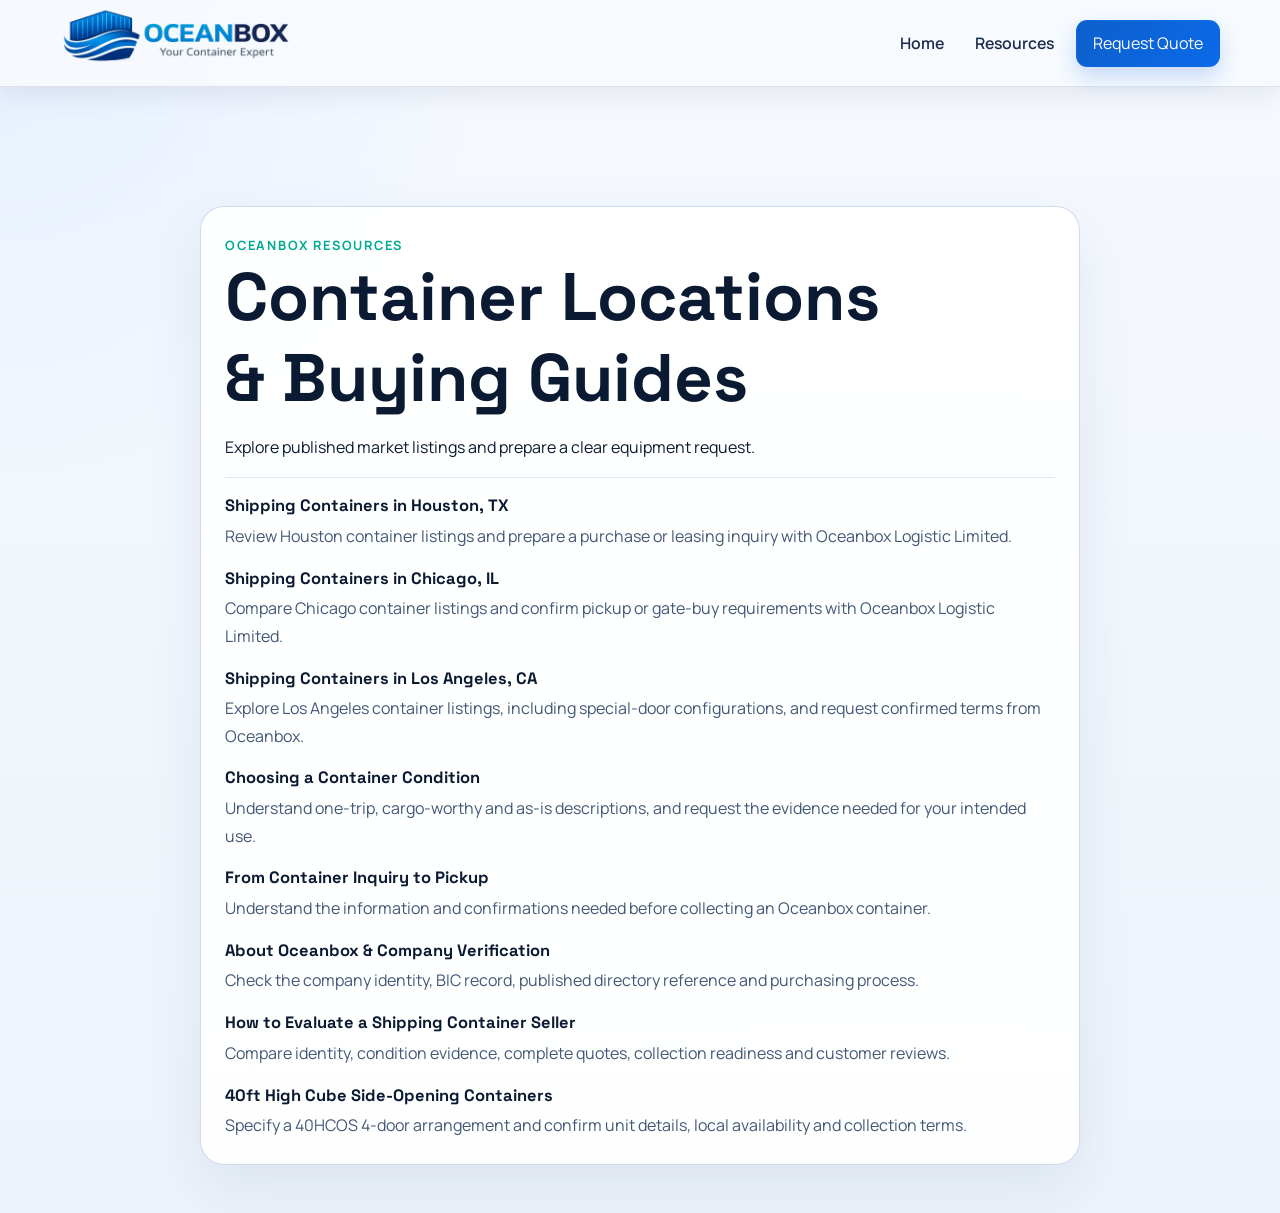
<file: resources.html>
<!doctype html>
<html lang="en"><head><meta charset="UTF-8"><meta name="viewport" content="width=device-width, initial-scale=1.0"><title>Container Locations and Buying Guides | Oceanbox Logistic Limited</title><meta name="description" content="Explore Oceanbox container locations and practical buying guides."><link rel="canonical" href="https://www.oceanbox.cn/resources"><link href="https://fonts.googleapis.com/css2?family=Manrope:wght@400;500;600;700;800&amp;family=Space+Grotesk:wght@500;600;700&amp;display=swap" rel="stylesheet"><link rel="stylesheet" href="styles.css?v=20260926c"><script type="application/ld+json">{"@context": "https://schema.org", "@type": "WebPage", "name": "Container Locations and Buying Guides", "url": "https://www.oceanbox.cn/resources", "publisher": {"@id": "https://www.oceanbox.cn/#organization"}}</script><script type="application/ld+json">{"@context": "https://schema.org", "@type": "BreadcrumbList", "itemListElement": [{"@type": "ListItem", "position": 1, "name": "Home", "item": "https://www.oceanbox.cn/"}, {"@type": "ListItem", "position": 2, "name": "Resources", "item": "https://www.oceanbox.cn/resources"}]}</script></head>
<body class="legal-page"><header class="site-header"><div class="container nav-wrap"><a class="brand" href="/"><img width="960" height="360" src="assets/logo-nav.png?v=20260221" alt="Oceanbox logo" class="brand-logo"></a><nav class="top-nav legal-nav"><a href="/">Home</a><a href="/resources">Resources</a><a class="cta-link" href="/#contact">Request Quote</a></nav></div></header><main class="legal-shell"><article class="container legal-article"><div class="legal-header"><p class="eyebrow">Oceanbox Resources</p><h1>Container Locations &amp; Buying Guides</h1><p>Explore published market listings and prepare a clear equipment request.</p></div><section class="legal-section"><h2><a href="/shipping-containers-houston">Shipping Containers in Houston, TX</a></h2><p>Review Houston container listings and prepare a purchase or leasing inquiry with Oceanbox Logistic Limited.</p></section><section class="legal-section"><h2><a href="/shipping-containers-chicago">Shipping Containers in Chicago, IL</a></h2><p>Compare Chicago container listings and confirm pickup or gate-buy requirements with Oceanbox Logistic Limited.</p></section><section class="legal-section"><h2><a href="/shipping-containers-los-angeles">Shipping Containers in Los Angeles, CA</a></h2><p>Explore Los Angeles container listings, including special-door configurations, and request confirmed terms from Oceanbox.</p></section><section class="legal-section"><h2><a href="/container-condition-guide">Choosing a Container Condition</a></h2><p>Understand one-trip, cargo-worthy and as-is descriptions, and request the evidence needed for your intended use.</p></section><section class="legal-section"><h2><a href="/container-pickup-guide">From Container Inquiry to Pickup</a></h2><p>Understand the information and confirmations needed before collecting an Oceanbox container.</p></section><section class="legal-section"><h2><a href="/about-oceanbox">About Oceanbox &amp; Company Verification</a></h2><p>Check the company identity, BIC record, published directory reference and purchasing process.</p></section><section class="legal-section"><h2><a href="/container-supplier-checklist">How to Evaluate a Shipping Container Seller</a></h2><p>Compare identity, condition evidence, complete quotes, collection readiness and customer reviews.</p></section><section class="legal-section"><h2><a href="/40ft-high-cube-side-opening-containers">40ft High Cube Side-Opening Containers</a></h2><p>Specify a 40HCOS 4-door arrangement and confirm unit details, local availability and collection terms.</p></section></article></main></body></html>
</file>
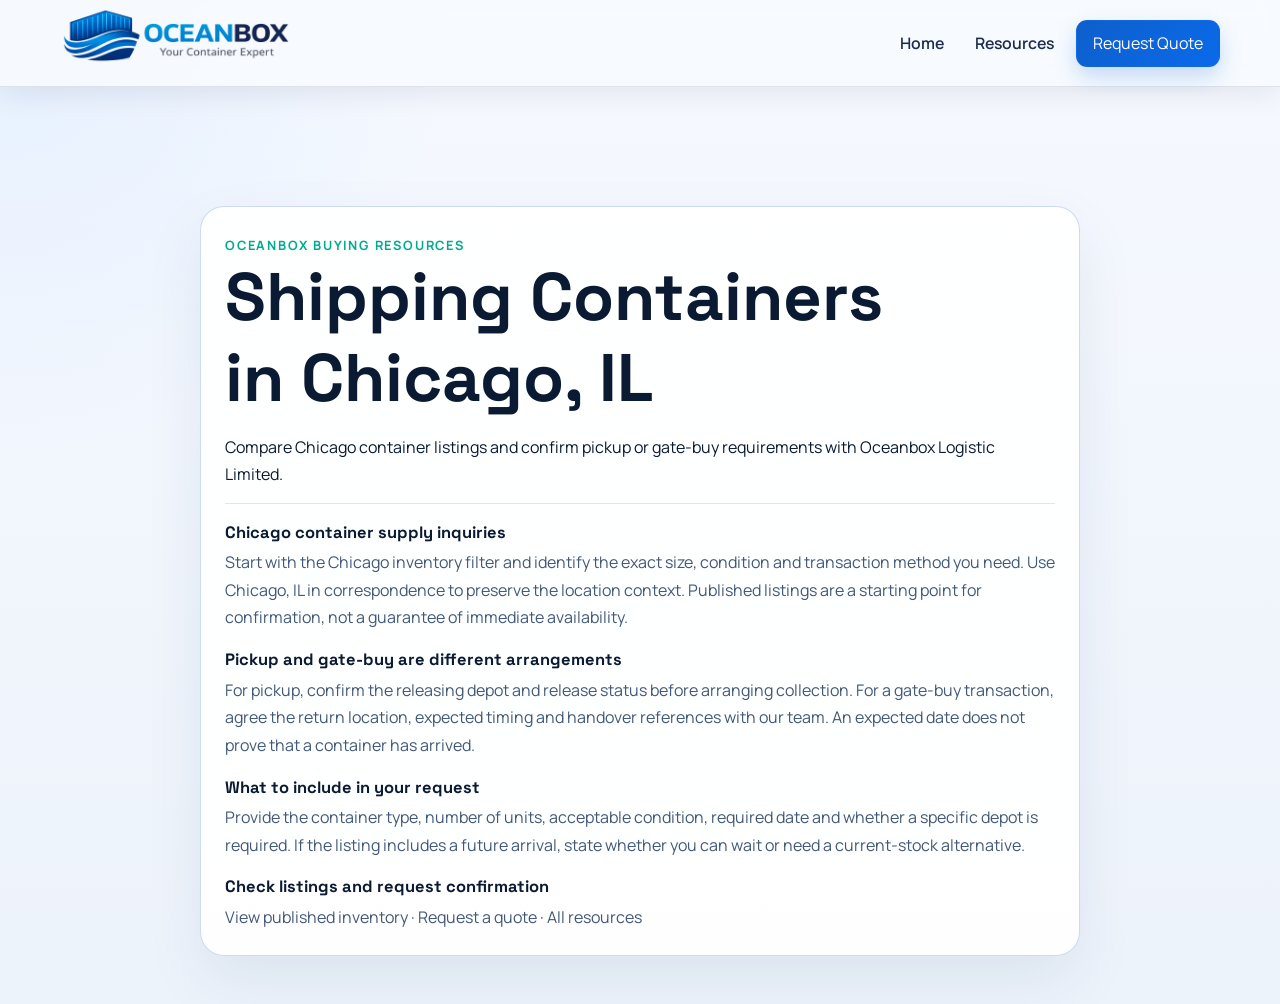
<file: shipping-containers-chicago.html>
<!doctype html>
<html lang="en"><head><meta charset="UTF-8"><meta name="viewport" content="width=device-width, initial-scale=1.0"><title>Shipping Containers in Chicago, IL | Oceanbox Logistic Limited</title><meta name="description" content="Compare Chicago container listings and confirm pickup or gate-buy requirements with Oceanbox Logistic Limited."><link rel="canonical" href="https://www.oceanbox.cn/shipping-containers-chicago"><link href="https://fonts.googleapis.com/css2?family=Manrope:wght@400;500;600;700;800&amp;family=Space+Grotesk:wght@500;600;700&amp;display=swap" rel="stylesheet"><link rel="stylesheet" href="styles.css?v=20260926c"><script type="application/ld+json">{"@context": "https://schema.org", "@type": "WebPage", "name": "Shipping Containers in Chicago, IL", "url": "https://www.oceanbox.cn/shipping-containers-chicago", "publisher": {"@id": "https://www.oceanbox.cn/#organization"}}</script><script type="application/ld+json">{"@context": "https://schema.org", "@type": "BreadcrumbList", "itemListElement": [{"@type": "ListItem", "position": 1, "name": "Home", "item": "https://www.oceanbox.cn/"}, {"@type": "ListItem", "position": 2, "name": "Resources", "item": "https://www.oceanbox.cn/resources"}, {"@type": "ListItem", "position": 3, "name": "Shipping Containers in Chicago, IL", "item": "https://www.oceanbox.cn/shipping-containers-chicago"}]}</script></head>
<body class="legal-page"><header class="site-header"><div class="container nav-wrap"><a class="brand" href="/"><img width="960" height="360" src="assets/logo-nav.png?v=20260221" alt="Oceanbox logo" class="brand-logo"></a><nav class="top-nav legal-nav"><a href="/">Home</a><a href="/resources">Resources</a><a class="cta-link" href="/#contact">Request Quote</a></nav></div></header><main class="legal-shell"><article class="container legal-article"><div class="legal-header"><p class="eyebrow">Oceanbox Buying Resources</p><h1>Shipping Containers in Chicago, IL</h1><p>Compare Chicago container listings and confirm pickup or gate-buy requirements with Oceanbox Logistic Limited.</p></div><section class="legal-section"><h2>Chicago container supply inquiries</h2><p>Start with the Chicago inventory filter and identify the exact size, condition and transaction method you need. Use Chicago, IL in correspondence to preserve the location context. Published listings are a starting point for confirmation, not a guarantee of immediate availability.</p></section><section class="legal-section"><h2>Pickup and gate-buy are different arrangements</h2><p>For pickup, confirm the releasing depot and release status before arranging collection. For a gate-buy transaction, agree the return location, expected timing and handover references with our team. An expected date does not prove that a container has arrived.</p></section><section class="legal-section"><h2>What to include in your request</h2><p>Provide the container type, number of units, acceptable condition, required date and whether a specific depot is required. If the listing includes a future arrival, state whether you can wait or need a current-stock alternative.</p></section><section class="legal-section"><h2>Check listings and request confirmation</h2><p><a href="https://inventory.oceanbox.cn/?location=chicago&amp;view=list">View published inventory</a> · <a href="/#contact">Request a quote</a> · <a href="/resources">All resources</a></p></section></article></main></body></html>
</file>
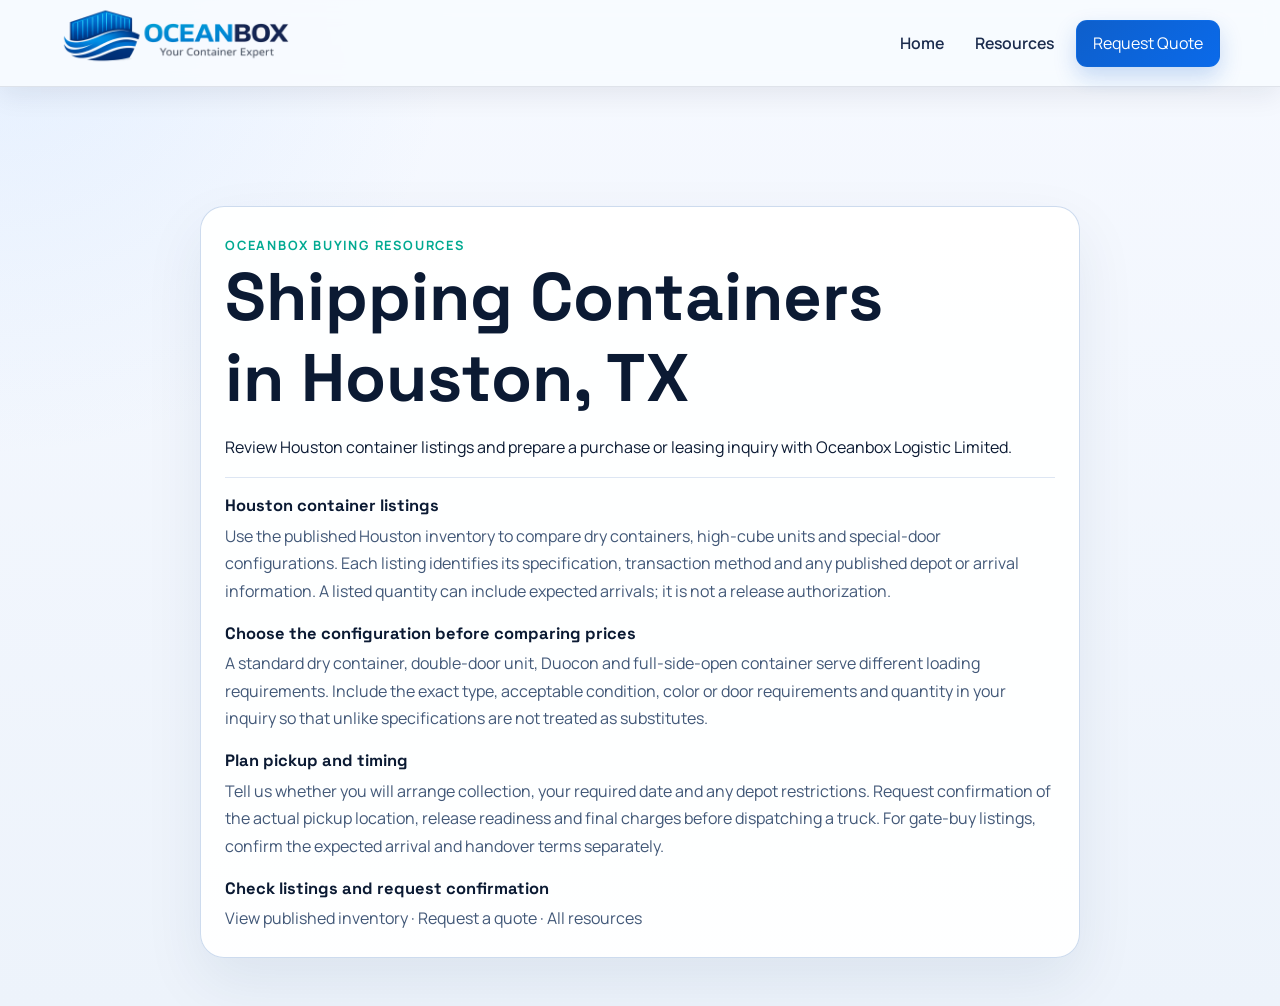
<file: shipping-containers-houston.html>
<!doctype html>
<html lang="en"><head><meta charset="UTF-8"><meta name="viewport" content="width=device-width, initial-scale=1.0"><title>Shipping Containers in Houston, TX | Oceanbox Logistic Limited</title><meta name="description" content="Review Houston container listings and prepare a purchase or leasing inquiry with Oceanbox Logistic Limited."><link rel="canonical" href="https://www.oceanbox.cn/shipping-containers-houston"><link href="https://fonts.googleapis.com/css2?family=Manrope:wght@400;500;600;700;800&amp;family=Space+Grotesk:wght@500;600;700&amp;display=swap" rel="stylesheet"><link rel="stylesheet" href="styles.css?v=20260926c"><script type="application/ld+json">{"@context": "https://schema.org", "@type": "WebPage", "name": "Shipping Containers in Houston, TX", "url": "https://www.oceanbox.cn/shipping-containers-houston", "publisher": {"@id": "https://www.oceanbox.cn/#organization"}}</script><script type="application/ld+json">{"@context": "https://schema.org", "@type": "BreadcrumbList", "itemListElement": [{"@type": "ListItem", "position": 1, "name": "Home", "item": "https://www.oceanbox.cn/"}, {"@type": "ListItem", "position": 2, "name": "Resources", "item": "https://www.oceanbox.cn/resources"}, {"@type": "ListItem", "position": 3, "name": "Shipping Containers in Houston, TX", "item": "https://www.oceanbox.cn/shipping-containers-houston"}]}</script></head>
<body class="legal-page"><header class="site-header"><div class="container nav-wrap"><a class="brand" href="/"><img width="960" height="360" src="assets/logo-nav.png?v=20260221" alt="Oceanbox logo" class="brand-logo"></a><nav class="top-nav legal-nav"><a href="/">Home</a><a href="/resources">Resources</a><a class="cta-link" href="/#contact">Request Quote</a></nav></div></header><main class="legal-shell"><article class="container legal-article"><div class="legal-header"><p class="eyebrow">Oceanbox Buying Resources</p><h1>Shipping Containers in Houston, TX</h1><p>Review Houston container listings and prepare a purchase or leasing inquiry with Oceanbox Logistic Limited.</p></div><section class="legal-section"><h2>Houston container listings</h2><p>Use the published Houston inventory to compare dry containers, high-cube units and special-door configurations. Each listing identifies its specification, transaction method and any published depot or arrival information. A listed quantity can include expected arrivals; it is not a release authorization.</p></section><section class="legal-section"><h2>Choose the configuration before comparing prices</h2><p>A standard dry container, double-door unit, Duocon and full-side-open container serve different loading requirements. Include the exact type, acceptable condition, color or door requirements and quantity in your inquiry so that unlike specifications are not treated as substitutes.</p></section><section class="legal-section"><h2>Plan pickup and timing</h2><p>Tell us whether you will arrange collection, your required date and any depot restrictions. Request confirmation of the actual pickup location, release readiness and final charges before dispatching a truck. For gate-buy listings, confirm the expected arrival and handover terms separately.</p></section><section class="legal-section"><h2>Check listings and request confirmation</h2><p><a href="https://inventory.oceanbox.cn/?location=houston&amp;view=list">View published inventory</a> · <a href="/#contact">Request a quote</a> · <a href="/resources">All resources</a></p></section></article></main></body></html>
</file>
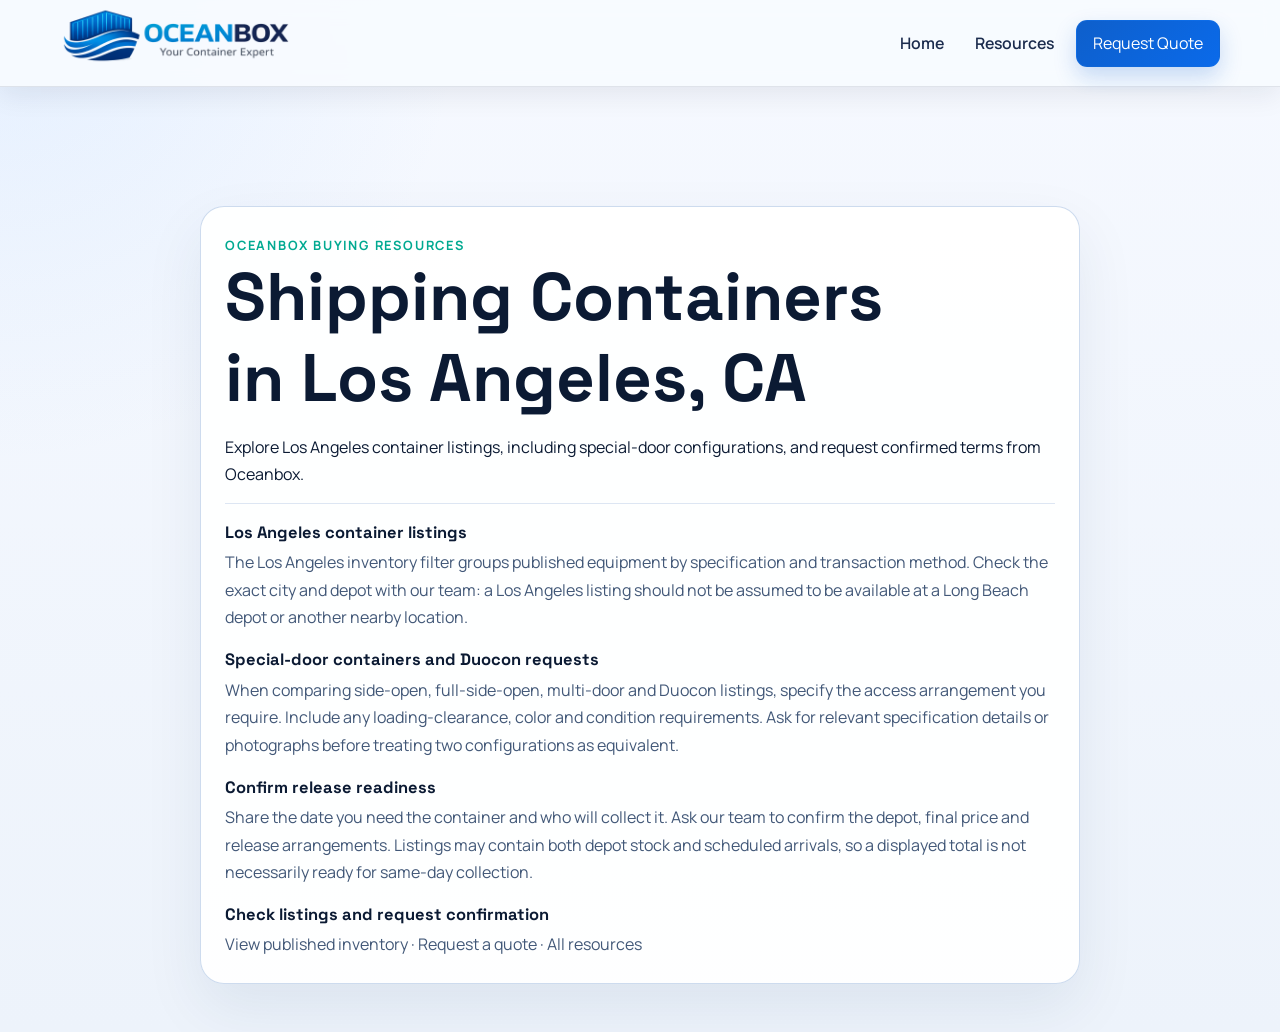
<file: shipping-containers-los-angeles.html>
<!doctype html>
<html lang="en"><head><meta charset="UTF-8"><meta name="viewport" content="width=device-width, initial-scale=1.0"><title>Shipping Containers in Los Angeles, CA | Oceanbox Logistic Limited</title><meta name="description" content="Explore Los Angeles container listings, including special-door configurations, and request confirmed terms from Oceanbox."><link rel="canonical" href="https://www.oceanbox.cn/shipping-containers-los-angeles"><link href="https://fonts.googleapis.com/css2?family=Manrope:wght@400;500;600;700;800&amp;family=Space+Grotesk:wght@500;600;700&amp;display=swap" rel="stylesheet"><link rel="stylesheet" href="styles.css?v=20260926c"><script type="application/ld+json">{"@context": "https://schema.org", "@type": "WebPage", "name": "Shipping Containers in Los Angeles, CA", "url": "https://www.oceanbox.cn/shipping-containers-los-angeles", "publisher": {"@id": "https://www.oceanbox.cn/#organization"}}</script><script type="application/ld+json">{"@context": "https://schema.org", "@type": "BreadcrumbList", "itemListElement": [{"@type": "ListItem", "position": 1, "name": "Home", "item": "https://www.oceanbox.cn/"}, {"@type": "ListItem", "position": 2, "name": "Resources", "item": "https://www.oceanbox.cn/resources"}, {"@type": "ListItem", "position": 3, "name": "Shipping Containers in Los Angeles, CA", "item": "https://www.oceanbox.cn/shipping-containers-los-angeles"}]}</script></head>
<body class="legal-page"><header class="site-header"><div class="container nav-wrap"><a class="brand" href="/"><img width="960" height="360" src="assets/logo-nav.png?v=20260221" alt="Oceanbox logo" class="brand-logo"></a><nav class="top-nav legal-nav"><a href="/">Home</a><a href="/resources">Resources</a><a class="cta-link" href="/#contact">Request Quote</a></nav></div></header><main class="legal-shell"><article class="container legal-article"><div class="legal-header"><p class="eyebrow">Oceanbox Buying Resources</p><h1>Shipping Containers in Los Angeles, CA</h1><p>Explore Los Angeles container listings, including special-door configurations, and request confirmed terms from Oceanbox.</p></div><section class="legal-section"><h2>Los Angeles container listings</h2><p>The Los Angeles inventory filter groups published equipment by specification and transaction method. Check the exact city and depot with our team: a Los Angeles listing should not be assumed to be available at a Long Beach depot or another nearby location.</p></section><section class="legal-section"><h2>Special-door containers and Duocon requests</h2><p>When comparing side-open, full-side-open, multi-door and Duocon listings, specify the access arrangement you require. Include any loading-clearance, color and condition requirements. Ask for relevant specification details or photographs before treating two configurations as equivalent.</p></section><section class="legal-section"><h2>Confirm release readiness</h2><p>Share the date you need the container and who will collect it. Ask our team to confirm the depot, final price and release arrangements. Listings may contain both depot stock and scheduled arrivals, so a displayed total is not necessarily ready for same-day collection.</p></section><section class="legal-section"><h2>Check listings and request confirmation</h2><p><a href="https://inventory.oceanbox.cn/?location=los%20angeles&amp;view=list">View published inventory</a> · <a href="/#contact">Request a quote</a> · <a href="/resources">All resources</a></p></section></article></main></body></html>
</file>
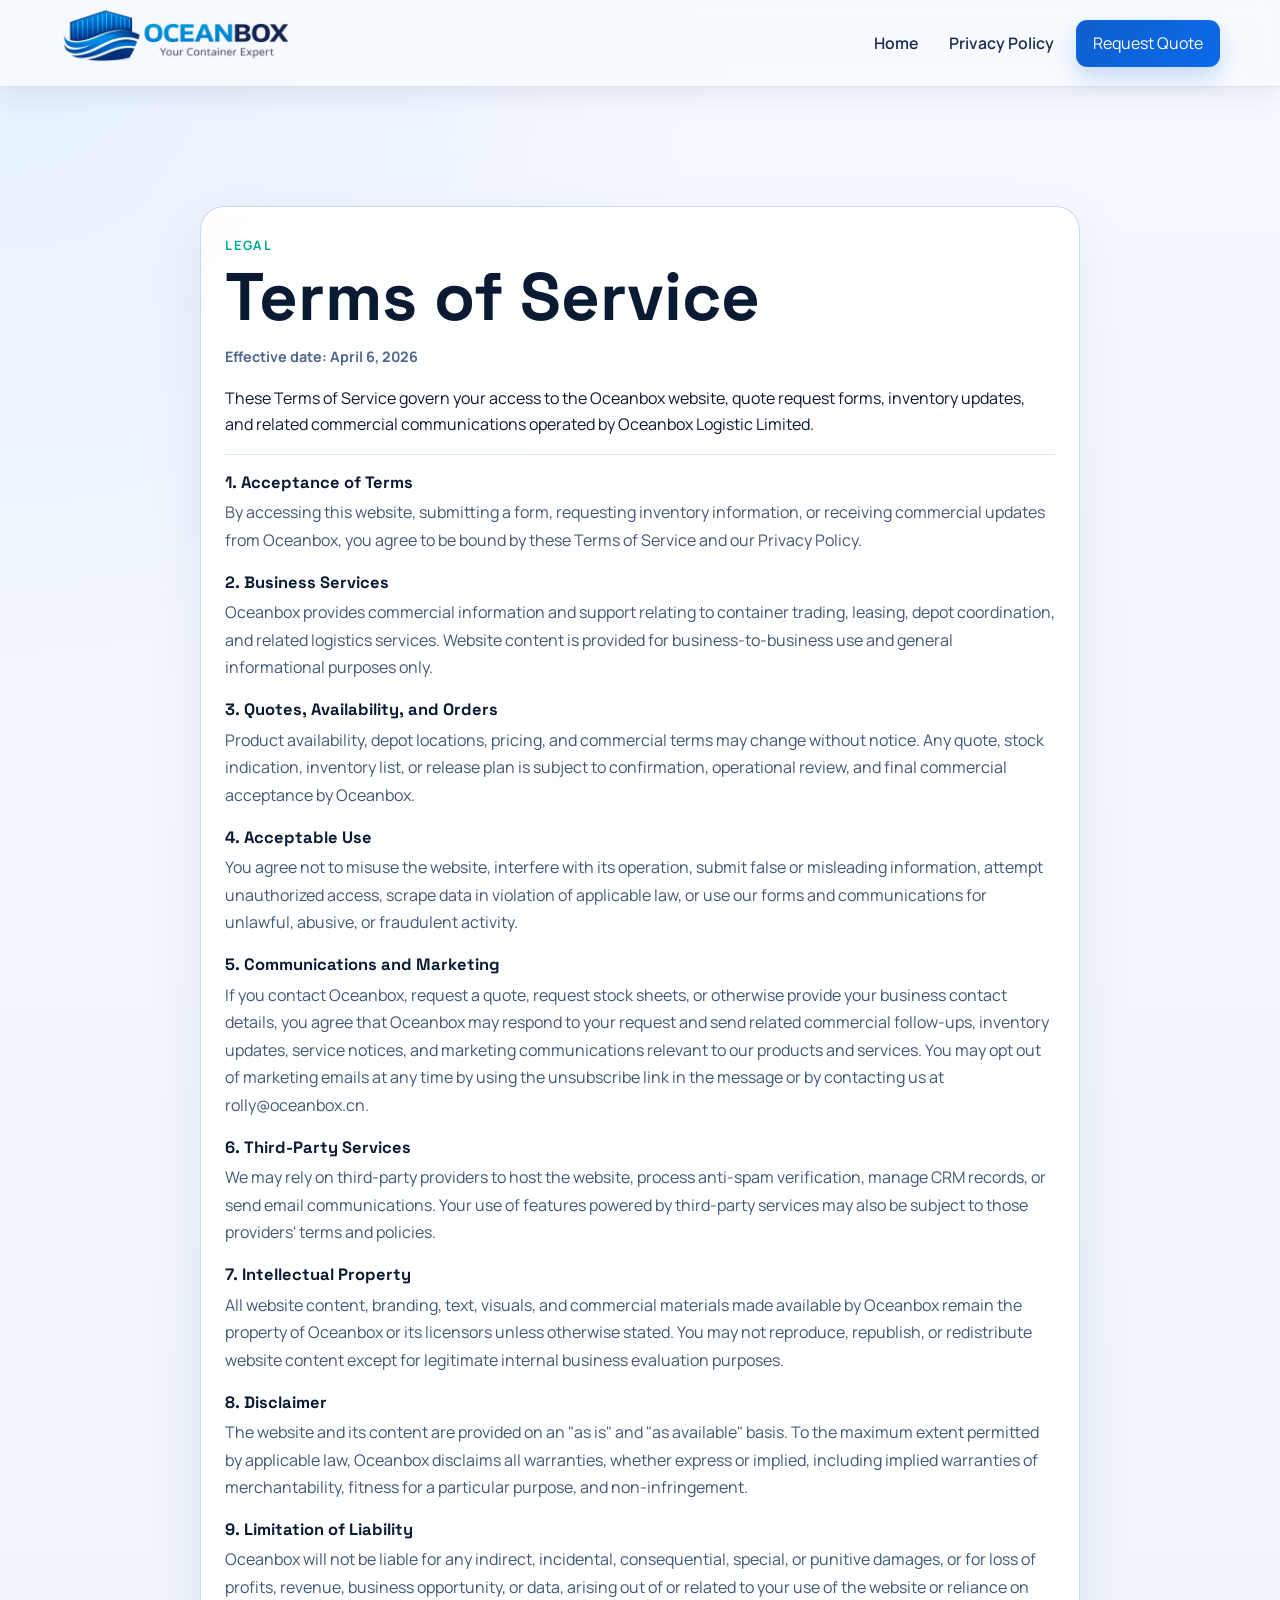
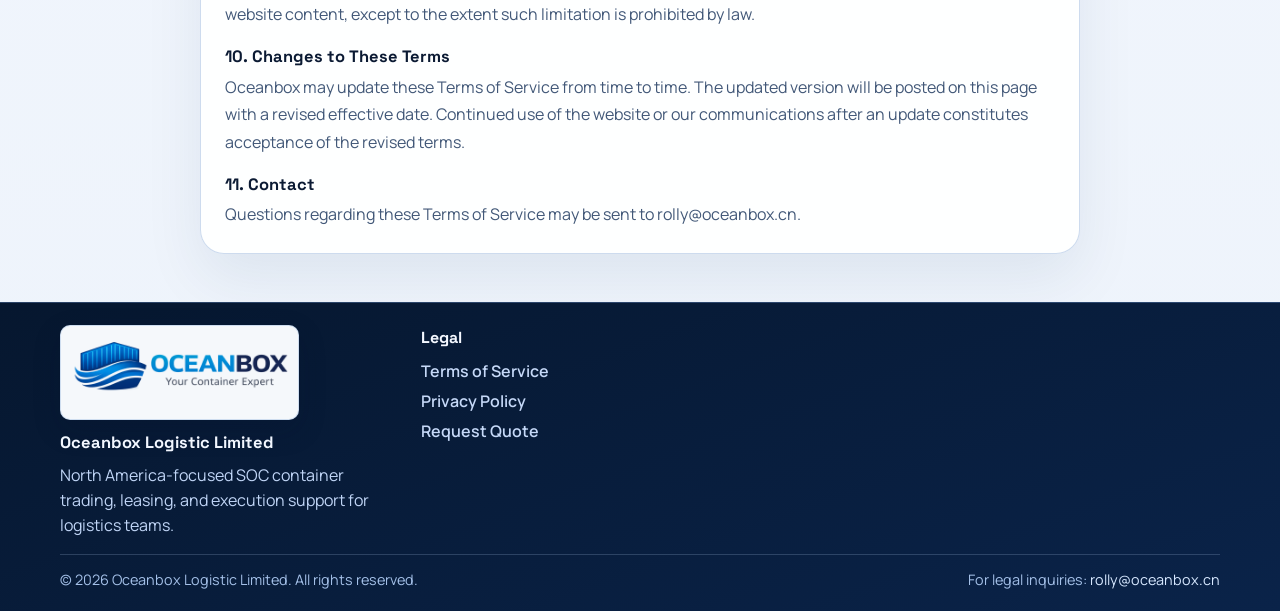
<file: terms.html>
<!doctype html>
<html lang="en">
  <head>
    <meta charset="UTF-8" />
    <meta name="viewport" content="width=device-width, initial-scale=1.0" />
    <title>Terms of Service | Oceanbox</title>
    <meta
      name="description"
      content="Read the Oceanbox Terms of Service governing access to our website, inventory updates, quote requests, and commercial communications."
    />
    <link rel="preconnect" href="https://fonts.googleapis.com" />
    <link rel="preconnect" href="https://fonts.gstatic.com" crossorigin />
    <link
      href="https://fonts.googleapis.com/css2?family=Manrope:wght@400;500;600;700;800&family=Space+Grotesk:wght@500;600;700&display=swap"
      rel="stylesheet"
    />
    <link rel="stylesheet" href="styles.css?v=20260406a" />
  <link rel="canonical" href="https://www.oceanbox.cn/terms" />
</head>
  <body class="legal-page">
    <header class="site-header">
      <div class="container nav-wrap">
        <a class="brand" href="/">
          <img width="960" height="360" src="assets/logo-nav.png?v=20260221" alt="Oceanbox logo" class="brand-logo" />
        </a>
        <nav class="top-nav legal-nav">
          <a href="/">Home</a>
          <a href="/privacy">Privacy Policy</a>
          <a class="cta-link" href="/#contact">Request Quote</a>
        </nav>
      </div>
    </header>

    <main class="legal-shell">
      <section class="container legal-article">
        <div class="legal-header">
          <p class="eyebrow">Legal</p>
          <h1>Terms of Service</h1>
          <p class="legal-meta">Effective date: April 6, 2026</p>
          <p>
            These Terms of Service govern your access to the Oceanbox website, quote request
            forms, inventory updates, and related commercial communications operated by
            Oceanbox Logistic Limited.
          </p>
        </div>

        <section class="legal-section">
          <h2>1. Acceptance of Terms</h2>
          <p>
            By accessing this website, submitting a form, requesting inventory information, or
            receiving commercial updates from Oceanbox, you agree to be bound by these Terms of
            Service and our Privacy Policy.
          </p>
        </section>

        <section class="legal-section">
          <h2>2. Business Services</h2>
          <p>
            Oceanbox provides commercial information and support relating to container trading,
            leasing, depot coordination, and related logistics services. Website content is
            provided for business-to-business use and general informational purposes only.
          </p>
        </section>

        <section class="legal-section">
          <h2>3. Quotes, Availability, and Orders</h2>
          <p>
            Product availability, depot locations, pricing, and commercial terms may change
            without notice. Any quote, stock indication, inventory list, or release plan is
            subject to confirmation, operational review, and final commercial acceptance by
            Oceanbox.
          </p>
        </section>

        <section class="legal-section">
          <h2>4. Acceptable Use</h2>
          <p>
            You agree not to misuse the website, interfere with its operation, submit false or
            misleading information, attempt unauthorized access, scrape data in violation of
            applicable law, or use our forms and communications for unlawful, abusive, or
            fraudulent activity.
          </p>
        </section>

        <section class="legal-section">
          <h2>5. Communications and Marketing</h2>
          <p>
            If you contact Oceanbox, request a quote, request stock sheets, or otherwise provide
            your business contact details, you agree that Oceanbox may respond to your request and
            send related commercial follow-ups, inventory updates, service notices, and marketing
            communications relevant to our products and services. You may opt out of marketing
            emails at any time by using the unsubscribe link in the message or by contacting us at
            <a href="mailto:rolly@oceanbox.cn">rolly@oceanbox.cn</a>.
          </p>
        </section>

        <section class="legal-section">
          <h2>6. Third-Party Services</h2>
          <p>
            We may rely on third-party providers to host the website, process anti-spam
            verification, manage CRM records, or send email communications. Your use of features
            powered by third-party services may also be subject to those providers&apos; terms and
            policies.
          </p>
        </section>

        <section class="legal-section">
          <h2>7. Intellectual Property</h2>
          <p>
            All website content, branding, text, visuals, and commercial materials made available
            by Oceanbox remain the property of Oceanbox or its licensors unless otherwise stated.
            You may not reproduce, republish, or redistribute website content except for legitimate
            internal business evaluation purposes.
          </p>
        </section>

        <section class="legal-section">
          <h2>8. Disclaimer</h2>
          <p>
            The website and its content are provided on an &quot;as is&quot; and &quot;as available&quot;
            basis. To the maximum extent permitted by applicable law, Oceanbox disclaims all
            warranties, whether express or implied, including implied warranties of merchantability,
            fitness for a particular purpose, and non-infringement.
          </p>
        </section>

        <section class="legal-section">
          <h2>9. Limitation of Liability</h2>
          <p>
            Oceanbox will not be liable for any indirect, incidental, consequential, special, or
            punitive damages, or for loss of profits, revenue, business opportunity, or data,
            arising out of or related to your use of the website or reliance on website content,
            except to the extent such limitation is prohibited by law.
          </p>
        </section>

        <section class="legal-section">
          <h2>10. Changes to These Terms</h2>
          <p>
            Oceanbox may update these Terms of Service from time to time. The updated version will
            be posted on this page with a revised effective date. Continued use of the website or
            our communications after an update constitutes acceptance of the revised terms.
          </p>
        </section>

        <section class="legal-section">
          <h2>11. Contact</h2>
          <p>
            Questions regarding these Terms of Service may be sent to
            <a href="mailto:rolly@oceanbox.cn">rolly@oceanbox.cn</a>.
          </p>
        </section>
      </section>
    </main>

    <footer class="site-footer">
      <div class="container footer-main">
        <div class="footer-brand">
          <div class="footer-logo-wrap">
            <img width="960" height="360" src="assets/logo-nav.png?v=20260221" alt="Oceanbox logo" class="footer-logo" loading="lazy" />
          </div>
          <p class="footer-company">Oceanbox Logistic Limited</p>
          <p class="footer-description">
            North America-focused SOC container trading, leasing, and execution support for logistics teams.
          </p>
        </div>
        <div class="footer-col">
          <p class="footer-title">Legal</p>
          <a href="/terms">Terms of Service</a>
          <a href="/privacy">Privacy Policy</a>
          <a href="/#contact">Request Quote</a>
        </div>
      </div>
      <div class="container footer-bottom">
        <p>&copy; 2026 Oceanbox Logistic Limited. All rights reserved.</p>
        <p>For legal inquiries: <a href="mailto:rolly@oceanbox.cn">rolly@oceanbox.cn</a></p>
      </div>
    </footer>
  </body>
</html>
</file>
<file: styles.css>
:root {
  --bg: #f3f6fb;
  --text: #0b1a33;
  --muted: #4a5a78;
  --primary: #0e5fcb;
  --primary-strong: #09479a;
  --accent: #00a991;
  --surface: #ffffff;
  --dark: #061229;
  --line: #d6deea;
  --shadow: 0 20px 50px rgba(8, 26, 58, 0.12);
  --radius: 18px;
}

* {
  box-sizing: border-box;
}

html,
body {
  margin: 0;
  padding: 0;
}

body {
  font-family: "Manrope", sans-serif;
  background: radial-gradient(circle at 15% 20%, #e6f0ff 0, transparent 38%),
    radial-gradient(circle at 92% 8%, #d6fff9 0, transparent 33%), var(--bg);
  color: var(--text);
  line-height: 1.65;
}

a {
  color: inherit;
  text-decoration: none;
}

.container {
  width: min(1160px, calc(100% - 3rem));
  margin: 0 auto;
}

.site-header {
  position: sticky;
  top: 0;
  z-index: 30;
  backdrop-filter: blur(10px);
  background: rgba(248, 251, 255, 0.9);
  border-bottom: 1px solid rgba(11, 26, 51, 0.1);
  box-shadow: 0 8px 26px rgba(7, 23, 46, 0.08);
}

.nav-wrap {
  display: flex;
  align-items: center;
  justify-content: space-between;
  min-height: 86px;
  gap: 1rem;
}

.brand {
  font-family: "Space Grotesk", sans-serif;
  font-weight: 700;
  letter-spacing: 0.08em;
  font-size: 1rem;
  display: flex;
  align-items: center;
  gap: 0.55rem;
}

.brand-logo {
  display: block;
  width: clamp(170px, 18vw, 240px);
  max-width: 52vw;
  height: auto;
}

.brand-dot {
  width: 10px;
  height: 10px;
  border-radius: 999px;
  background: linear-gradient(135deg, var(--accent), var(--primary));
}

.top-nav {
  display: flex;
  align-items: center;
  gap: 0.35rem;
  padding: 0;
}

.top-nav > a:not(.cta-link) {
  display: inline-flex;
  align-items: center;
  padding: 0.52rem 0.78rem;
  border-radius: 10px;
  font-weight: 600;
  font-size: 0.99rem;
  color: #1b2c4e;
  transition: background 0.2s ease, color 0.2s ease, transform 0.2s ease;
}

.top-nav > a:not(.cta-link):hover {
  background: rgba(14, 95, 203, 0.08);
  color: #0f4ea6;
  transform: translateY(-1px);
}

.cta-link {
  display: inline-flex;
  align-items: center;
  justify-content: center;
  margin-left: 0.25rem;
  border: 1px solid rgba(23, 116, 229, 0.34);
  padding: 0.58rem 1rem;
  border-radius: 11px;
  background: linear-gradient(135deg, #0e5fcb, #0a6aea);
  color: #fff;
  box-shadow: 0 10px 22px rgba(14, 95, 203, 0.22);
  transition: transform 0.2s ease, box-shadow 0.2s ease, filter 0.2s ease;
}

.cta-link:hover {
  color: #fff;
  filter: brightness(1.04);
  transform: translateY(-1px);
  box-shadow: 0 13px 26px rgba(14, 95, 203, 0.28);
}

.menu-btn {
  display: none;
  border: 0;
  background: none;
  width: 44px;
  height: 44px;
  padding: 10px;
}

.menu-btn span {
  display: block;
  width: 100%;
  height: 2px;
  background: var(--text);
  margin: 6px 0;
}

.hero {
  position: relative;
  min-height: 84vh;
  display: grid;
  align-items: center;
  overflow: hidden;
}

.hero-media {
  position: absolute;
  inset: 0;
  background-image: url("assets/hero-banner.jpg");
  background-size: cover;
  background-position: center;
  transform: scale(1.05);
}

.hero-overlay {
  position: absolute;
  inset: 0;
  background: linear-gradient(
    96deg,
    rgba(6, 18, 41, 0.88) 0%,
    rgba(6, 18, 41, 0.7) 48%,
    rgba(6, 18, 41, 0.3) 100%
  );
}

.hero-content {
  position: relative;
  z-index: 2;
  color: #eef5ff;
  padding: 5.4rem 0 4.2rem;
  max-width: 920px;
  display: grid;
  gap: 1.15rem;
}

.eyebrow {
  display: inline-block;
  margin: 0;
  font-size: 0.8rem;
  text-transform: uppercase;
  letter-spacing: 0.14em;
  font-weight: 700;
  color: var(--accent);
}

h1,
h2,
h3 {
  font-family: "Space Grotesk", sans-serif;
  line-height: 1.2;
}

h1 {
  font-size: clamp(2.25rem, 5.25vw, 4.6rem);
  margin: 0;
  max-width: 18ch;
  text-wrap: balance;
}

h2 {
  font-size: clamp(1.6rem, 3.2vw, 2.6rem);
  margin: 0.7rem 0 0;
}

.hero-copy {
  margin: 0;
  font-size: clamp(1.05rem, 1.55vw, 1.26rem);
  max-width: 760px;
  color: #d8e6ff;
  line-height: 1.58;
}

.hero-actions {
  margin-top: 0.1rem;
  display: flex;
  gap: 0.9rem;
  flex-wrap: wrap;
}

.availability-form {
  margin-top: 0.15rem;
  max-width: 860px;
  padding: 0.95rem;
  border: 1px solid rgba(231, 242, 255, 0.26);
  border-radius: 14px;
  background: rgba(9, 29, 61, 0.36);
  backdrop-filter: blur(5px);
}

.availability-label {
  display: block;
  margin-bottom: 0.58rem;
  font-size: 0.82rem;
  letter-spacing: 0.08em;
  text-transform: uppercase;
  font-weight: 700;
  color: #c9daf8;
}

.availability-row {
  display: flex;
  gap: 0.72rem;
  align-items: center;
}

.availability-row input {
  min-width: 0;
  flex: 1;
  border: 1px solid rgba(238, 245, 255, 0.45);
  background: rgba(238, 245, 255, 0.1);
  color: #f4f8ff;
}

.availability-row input::placeholder {
  color: #ccdaef;
}

.availability-row .btn {
  padding: 0.85rem 1.2rem;
  font-size: 0.9rem;
  border-radius: 10px;
  white-space: nowrap;
}

.availability-status {
  margin: 0.62rem 0 0;
  min-height: 1.25rem;
  font-size: 0.88rem;
  font-weight: 600;
  color: #c9daf8;
}

.availability-status.ok {
  color: #8be1bf;
}

.availability-status.error {
  color: #ffd7dc;
}

.btn {
  display: inline-flex;
  align-items: center;
  justify-content: center;
  gap: 0.5rem;
  border: 0;
  border-radius: 11px;
  padding: 0.86rem 1.25rem;
  font-size: 0.95rem;
  font-weight: 700;
  cursor: pointer;
  transition: transform 0.2s ease, box-shadow 0.2s ease;
}

.btn-icon {
  width: 1.06rem;
  height: 1.06rem;
  display: inline-flex;
  align-items: center;
  justify-content: center;
  flex: 0 0 auto;
}

.btn-icon svg {
  width: 100%;
  height: 100%;
  stroke: currentColor;
  fill: none;
  stroke-width: 1.9;
  stroke-linecap: round;
  stroke-linejoin: round;
}

.btn:hover {
  transform: translateY(-2px);
}

.btn-primary {
  background: linear-gradient(135deg, var(--primary), #0a6aea);
  color: #fff;
  box-shadow: 0 12px 26px rgba(13, 96, 204, 0.3);
}

.btn-ghost {
  background: transparent;
  border: 1px solid rgba(238, 245, 255, 0.45);
  color: #f6f9ff;
}

.kpis {
  margin-top: 0.1rem;
  display: grid;
  grid-template-columns: repeat(3, minmax(0, 1fr));
  gap: 0.9rem;
  max-width: 920px;
}

.kpi {
  background: rgba(238, 245, 255, 0.13);
  border: 1px solid rgba(238, 245, 255, 0.27);
  border-radius: 14px;
  padding: 0.9rem 1.02rem;
  min-width: 0;
}

.kpi-value {
  display: block;
  font-family: "Space Grotesk", sans-serif;
  font-size: clamp(1.7rem, 3vw, 2.2rem);
  font-weight: 700;
  letter-spacing: 0.01em;
  line-height: 1;
}

.kpi-label {
  margin-top: 0.22rem;
  font-size: 0.81rem;
  line-height: 1.25;
  color: #d2def3;
}

.section {
  padding: clamp(2.2rem, 4vw, 3.2rem) 0;
}

.section + .section {
  padding-top: 0;
}

.section-head {
  margin-bottom: clamp(1rem, 2vw, 1.6rem);
  max-width: 720px;
}

.section-head p:last-child {
  color: var(--muted);
  margin-top: 0.85rem;
}

.grid {
  display: grid;
  gap: 1.15rem;
}

.cards-3 {
  grid-template-columns: repeat(3, minmax(0, 1fr));
}

.card {
  background: var(--surface);
  border-radius: var(--radius);
  overflow: hidden;
  border: 1px solid #dde5f2;
  box-shadow: var(--shadow);
}

.card img {
  width: 100%;
  height: 200px;
  object-fit: cover;
}

.card h3,
.card p {
  padding-inline: 1.1rem;
}

.card h3 {
  margin: 1rem 0 0.2rem;
}

.card p {
  margin: 0 0 1.2rem;
  color: var(--muted);
}

.section-alt {
  background: linear-gradient(180deg, #f9fbff 0%, #f0f5fe 100%);
  border-top: 1px solid #dce5f5;
  border-bottom: 1px solid #dce5f5;
}

.coverage-grid {
  display: grid;
  grid-template-columns: repeat(3, minmax(0, 1fr));
  gap: 1rem;
}

.coverage-card {
  border: 1px solid #d6e2f3;
  border-radius: var(--radius);
  background: #fff;
  padding: 1rem 1.1rem;
  box-shadow: var(--shadow);
}

.coverage-card h3 {
  margin: 0 0 0.45rem;
}

.coverage-card p {
  margin: 0;
  color: var(--muted);
}

.specs-grid {
  grid-template-columns: repeat(3, minmax(0, 1fr));
}

.spec-card {
  background: #fff;
  border: 1px solid #d8e3f4;
  border-radius: var(--radius);
  padding: 1.2rem;
}

.spec-card h3 {
  margin-top: 0;
}

.spec-card ul {
  margin: 0.7rem 0 0;
  padding-left: 1rem;
  color: var(--muted);
}

.fleet-type-grid {
  display: grid;
  grid-template-columns: repeat(4, minmax(0, 1fr));
  gap: 1rem;
}

.fleet-type-card {
  display: flex;
  flex-direction: column;
  border: 1px solid #d8e3f4;
  border-radius: 14px;
  overflow: hidden;
  background: #fff;
  box-shadow: var(--shadow);
}

.fleet-type-card img {
  width: 100%;
  height: 170px;
  object-fit: cover;
  background: #edf3fb;
}

.fleet-type-body {
  padding: 0.9rem 0.95rem 1rem;
}

.fleet-type-tag {
  margin: 0 0 0.2rem;
  font-size: 0.73rem;
  letter-spacing: 0.08em;
  text-transform: uppercase;
  font-weight: 700;
  color: #1a7f73;
}

.fleet-type-card h3 {
  margin: 0.15rem 0 0.45rem;
  font-size: 1.08rem;
}

.fleet-type-card ul {
  margin: 0;
  padding-left: 1rem;
  color: var(--muted);
  display: grid;
  gap: 0.3rem;
}

.fleet-type-card--text .fleet-type-placeholder {
  height: 170px;
  display: grid;
  place-items: center;
  font-family: "Space Grotesk", sans-serif;
  font-size: 1.45rem;
  font-weight: 700;
  letter-spacing: 0.08em;
  color: #0d315f;
  background: linear-gradient(145deg, #d9e8ff 0%, #f2f8ff 100%);
  border-bottom: 1px solid #d8e3f4;
}

.network-wrap {
  display: grid;
  grid-template-columns: 1.2fr 1fr;
  gap: 1.2rem;
}

.network-visual {
  border-radius: var(--radius);
  min-height: 320px;
  border: 1px solid #d6e2f6;
  background-image: linear-gradient(
      160deg,
      rgba(14, 95, 203, 0.16),
      rgba(0, 169, 145, 0.15)
    ),
    url("assets/network-logistics.jpg");
  background-size: cover;
  background-position: center;
}

.network-list {
  background: #fff;
  border-radius: var(--radius);
  border: 1px solid #dce6f5;
  padding: 1.2rem;
  color: var(--muted);
}

.text-link {
  color: var(--primary);
  font-weight: 700;
}

.section-dark {
  background: linear-gradient(150deg, #071a39 0%, #0a234d 100%);
  color: #eaf2ff;
}

.about-wrap {
  display: grid;
  grid-template-columns: 1.2fr 1fr;
  gap: 1.4rem;
  align-items: start;
}

.about-wrap .eyebrow {
  color: #80e5d6;
}

.about-wrap p {
  color: #c6d8f5;
}

.about-points {
  display: grid;
  gap: 0.8rem;
}

.about-points div {
  border: 1px solid rgba(198, 216, 245, 0.3);
  border-radius: 14px;
  padding: 0.95rem 1rem;
  background: rgba(234, 242, 255, 0.04);
}

.about-points h3 {
  margin: 0 0 0.2rem;
}

.contact-panel {
  display: grid;
  grid-template-columns: 1.1fr 1fr;
  gap: 1.2rem;
  background: #fff;
  border: 1px solid #d7e3f4;
  border-radius: var(--radius);
  box-shadow: var(--shadow);
  padding: 1.2rem;
}

.direct-contact {
  margin-top: 1rem;
  padding: 0.9rem 1rem;
  border: 1px solid #d7e3f4;
  border-radius: 12px;
  background: #f8fbff;
}

.direct-contact-title {
  margin: 0 0 0.2rem;
  font-size: 0.74rem;
  letter-spacing: 0.08em;
  text-transform: uppercase;
  font-weight: 700;
  color: #1a7f73;
}

.direct-contact-name {
  margin: 0;
  font-size: 1.05rem;
  font-weight: 700;
  color: #0d1d3a;
}

.direct-contact-role {
  margin: 0.2rem 0 0.65rem;
  font-size: 0.88rem;
  color: #4d6284;
}

.direct-contact-btn {
  border: 1px solid #b5c8e4;
  border-radius: 10px;
  background: #fff;
  color: #15335f;
  font-weight: 700;
  font-size: 0.86rem;
  padding: 0.58rem 0.82rem;
  cursor: pointer;
}

.direct-contact-btn:hover {
  border-color: #8faed8;
}

.direct-contact-links {
  margin-top: 0.7rem;
  display: grid;
  gap: 0.45rem;
}

.direct-contact-links a {
  font-size: 0.89rem;
  color: #0c4ea4;
  text-decoration: none;
  word-break: break-word;
}

.direct-contact-links a:hover {
  text-decoration: underline;
}

.contact-form {
  display: grid;
  gap: 0.8rem;
}

.contact-form .cf-turnstile {
  margin-top: 0.2rem;
  min-height: 66px;
}

.captcha-wrap {
  border: 1px dashed #c8d5ea;
  border-radius: 12px;
  padding: 0.75rem;
  background: #f8fbff;
}

.captcha-label {
  margin: 0 0 0.45rem;
  font-weight: 700;
  font-size: 0.86rem;
  color: #304767;
}

.captcha-help {
  margin: 0.45rem 0 0;
  font-size: 0.82rem;
  color: #5a6e8e;
}

.captcha-runtime {
  margin: 0.35rem 0 0;
  font-size: 0.82rem;
  font-weight: 600;
}

.captcha-runtime.ok {
  color: #0a7a47;
}

.captcha-runtime.error {
  color: #b01a2c;
}

.contact-form label {
  display: grid;
  gap: 0.35rem;
  font-weight: 700;
  font-size: 0.9rem;
}

.hp-field {
  position: absolute;
  left: -9999px;
  width: 1px;
  height: 1px;
  opacity: 0;
  pointer-events: none;
}

.form-status {
  margin: 0.15rem 0 0;
  font-size: 0.9rem;
  font-weight: 600;
}

.form-status.ok {
  color: #087545;
}

.form-status.error {
  color: #b01a2c;
}

.policy-links {
  margin-top: 0.4rem;
  padding: 0.8rem 0.9rem;
  border-radius: 12px;
  background: #f4f8ff;
  border: 1px solid #d6e2f2;
}

.policy-links-title {
  margin: 0 0 0.18rem;
  font-weight: 800;
  font-size: 0.84rem;
  color: #16345f;
  letter-spacing: 0.04em;
  text-transform: uppercase;
}

.policy-links-copy {
  margin: 0;
  font-size: 0.88rem;
  line-height: 1.6;
  color: #4e6486;
}

.policy-links a {
  color: #0c4ea4;
  font-weight: 700;
  text-decoration: none;
}

.policy-links a:hover {
  text-decoration: underline;
}

input,
textarea {
  border: 1px solid #cdd9eb;
  border-radius: 10px;
  padding: 0.72rem;
  font: inherit;
  outline: none;
}

input:focus,
textarea:focus {
  border-color: var(--primary);
  box-shadow: 0 0 0 3px rgba(14, 95, 203, 0.12);
}

.availability-row input {
  border: 1px solid rgba(238, 245, 255, 0.45);
  background: rgba(238, 245, 255, 0.1);
  color: #f4f8ff;
}

.availability-row input:focus {
  border-color: rgba(170, 206, 255, 0.9);
  box-shadow: 0 0 0 3px rgba(121, 177, 255, 0.2);
}

.site-footer {
  background: linear-gradient(160deg, #06172f 0%, #0a2349 100%);
  border-top: 1px solid rgba(134, 169, 219, 0.28);
}

.footer-main {
  display: grid;
  grid-template-columns: 1.35fr 1fr 1fr 1fr;
  gap: 1.2rem;
  padding: 1.4rem 0 1rem;
  color: #dbe9ff;
}

.footer-brand {
  display: grid;
  gap: 0.45rem;
  align-content: start;
}

.footer-logo-wrap {
  display: inline-flex;
  align-items: center;
  width: fit-content;
  padding: 0.36rem 0.62rem;
  border-radius: 10px;
  background: rgba(250, 253, 255, 0.98);
  border: 1px solid rgba(133, 169, 219, 0.35);
  box-shadow: 0 10px 28px rgba(4, 18, 44, 0.18);
}

.footer-logo {
  width: clamp(168px, 17vw, 230px);
  max-width: 100%;
  height: auto;
  display: block;
}

.footer-company {
  margin: 0.1rem 0 0;
  font-family: "Space Grotesk", sans-serif;
  font-size: 1.03rem;
  font-weight: 700;
  color: #f2f7ff;
}

.footer-description {
  margin: 0;
  color: #c0d5f6;
  max-width: 460px;
  line-height: 1.55;
}

.footer-col {
  display: grid;
  gap: 0.42rem;
  align-content: start;
}

.footer-title {
  margin: 0 0 0.1rem;
  color: #f4f8ff;
  font-family: "Space Grotesk", sans-serif;
  font-weight: 700;
}

.footer-col a {
  color: #c6d9f8;
  font-weight: 600;
  line-height: 1.45;
  transition: color 0.2s ease;
}

.footer-col a:hover {
  color: #8bc2ff;
}

.footer-bottom {
  display: flex;
  justify-content: space-between;
  gap: 0.85rem;
  flex-wrap: wrap;
  padding: 0.8rem 0 1.2rem;
  border-top: 1px solid rgba(190, 214, 250, 0.2);
  color: #a4c0e8;
  font-size: 0.9rem;
}

.footer-bottom p {
  margin: 0;
}

.footer-bottom a {
  color: #d7e8ff;
}

.legal-page {
  background:
    radial-gradient(circle at top left, rgba(154, 200, 255, 0.18), transparent 28%),
    linear-gradient(180deg, #f6f9ff 0%, #edf3fb 100%);
}

.legal-nav {
  display: flex;
}

.legal-shell {
  padding: 7.4rem 0 3rem;
}

.legal-article {
  max-width: 880px;
  padding: 1.5rem;
  border-radius: 24px;
  background: rgba(255, 255, 255, 0.92);
  border: 1px solid rgba(186, 206, 232, 0.72);
  box-shadow: 0 24px 60px rgba(18, 46, 92, 0.08);
}

.legal-header {
  padding-bottom: 1rem;
  border-bottom: 1px solid #dde6f3;
}

.legal-header h1 {
  margin-bottom: 0.45rem;
}

.legal-header p:last-child {
  margin-bottom: 0;
}

.legal-meta {
  margin: 0 0 0.8rem;
  font-size: 0.9rem;
  font-weight: 700;
  color: #4f678d;
}

.legal-section {
  padding-top: 1.15rem;
}

.legal-section h2 {
  margin: 0 0 0.42rem;
  font-size: 1.03rem;
}

.legal-section p {
  margin: 0;
  color: #425878;
  line-height: 1.72;
}

.reveal {
  opacity: 1;
  transform: none;
}

.reveal.reveal-ready {
  opacity: 0;
  transform: translateY(16px);
  transition: opacity 0.55s ease, transform 0.55s ease;
}

.reveal.reveal-ready.in {
  opacity: 1;
  transform: translateY(0);
}

@media (max-width: 960px) {
  .cards-3,
  .coverage-grid,
  .fleet-type-grid,
  .specs-grid,
  .network-wrap,
  .about-wrap,
  .contact-panel {
    grid-template-columns: 1fr;
  }

  .kpis {
    grid-template-columns: repeat(2, minmax(0, 1fr));
  }

  .fleet-type-grid {
    grid-template-columns: repeat(2, minmax(0, 1fr));
  }

  .footer-main {
    grid-template-columns: 1fr 1fr;
  }

  .footer-brand {
    grid-column: 1 / -1;
  }
}

@media (max-width: 780px) {
  .section {
    padding: 1.8rem 0;
  }

  .section + .section {
    padding-top: 0;
  }

  .section-head {
    margin-bottom: 1rem;
  }

  .nav-wrap {
    min-height: 74px;
  }

  .brand-logo {
    width: clamp(150px, 42vw, 195px);
  }

  .menu-btn {
    display: block;
  }

  .top-nav {
    position: absolute;
    top: 74px;
    right: 1.5rem;
    left: 1.5rem;
    background: #f8fbff;
    border: 1px solid #d8e3f4;
    border-radius: 14px;
    padding: 0.8rem;
    gap: 0.25rem;
    display: none;
    flex-direction: column;
    align-items: flex-start;
  }

  .top-nav > a:not(.cta-link) {
    width: 100%;
    padding: 0.62rem 0.78rem;
  }

  .cta-link {
    margin-left: 0;
    margin-top: 0.3rem;
    width: 100%;
  }

  .top-nav.open {
    display: flex;
  }

  .legal-nav {
    position: static;
    right: auto;
    left: auto;
    display: flex;
    flex-direction: row;
    align-items: center;
    background: transparent;
    border: 0;
    padding: 0;
    gap: 0.35rem;
  }

  .legal-nav > a:not(.cta-link) {
    width: auto;
    padding: 0.52rem 0.78rem;
  }

  .legal-nav .cta-link {
    width: auto;
    margin-top: 0;
  }

  .hero {
    min-height: 74vh;
  }

  .hero-content {
    padding: 4rem 0 3rem;
    gap: 0.95rem;
  }

  h1 {
    max-width: 13.5ch;
  }

  .hero-copy {
    max-width: 100%;
  }

  .hero-actions {
    gap: 0.62rem;
  }

  .availability-form {
    padding: 0.74rem;
  }

  .availability-row {
    flex-direction: column;
    align-items: stretch;
  }

  .kpis {
    grid-template-columns: 1fr;
    gap: 0.55rem;
  }

  .fleet-type-grid {
    grid-template-columns: 1fr;
  }

  .kpi {
    padding: 0.6rem 0.72rem;
  }

  .container {
    width: min(1160px, calc(100% - 1.5rem));
  }

  .footer-main {
    grid-template-columns: 1fr;
    gap: 0.95rem;
    padding: 1.15rem 0 0.85rem;
  }

  .footer-company {
    font-size: 0.98rem;
  }

  .footer-description {
    font-size: 0.92rem;
  }

  .footer-bottom {
    padding: 0.72rem 0 1rem;
    font-size: 0.84rem;
  }

  .legal-shell {
    padding: 6.8rem 0 2rem;
  }

  .legal-article {
    padding: 1.05rem;
    border-radius: 18px;
  }
}

/* Keep the existing city lookup row aligned at all breakpoints. */
.availability-row input, .availability-row .btn { height: 48px; min-height: 48px; box-sizing: border-box; }
.availability-row .btn { display: inline-flex; align-items: center; justify-content: center; }

/* Keep mobile contact shortcuts away from the page heading and copy. */
@media (max-width: 680px) {
  .floating-contact-menu[data-floating-contact] { top: auto !important; bottom: 12px; right: 12px; transform: none; flex-direction: row; }
  .site-footer { padding-bottom: 90px; }
}

/* Anchor destinations clear the sticky header after navigation. */
main section[id] { scroll-margin-top: 120px; }

/* Keep resource-page navigation readable on narrow screens. */
@media (max-width: 680px) {
  .legal-page .nav-wrap { flex-wrap: wrap; gap: 8px; padding-top: 10px; padding-bottom: 10px; }
  .legal-page .brand-logo { width: 150px; }
  .legal-page .legal-nav { width: 100%; justify-content: space-between; gap: 6px; }
  .legal-page .legal-nav > a { display: inline-flex; align-items: center; justify-content: center; height: 40px; padding: 0 10px; margin: 0; font-size: 13px; white-space: nowrap; }
  .legal-page .legal-shell { padding-top: 9rem; }
}
</file>
